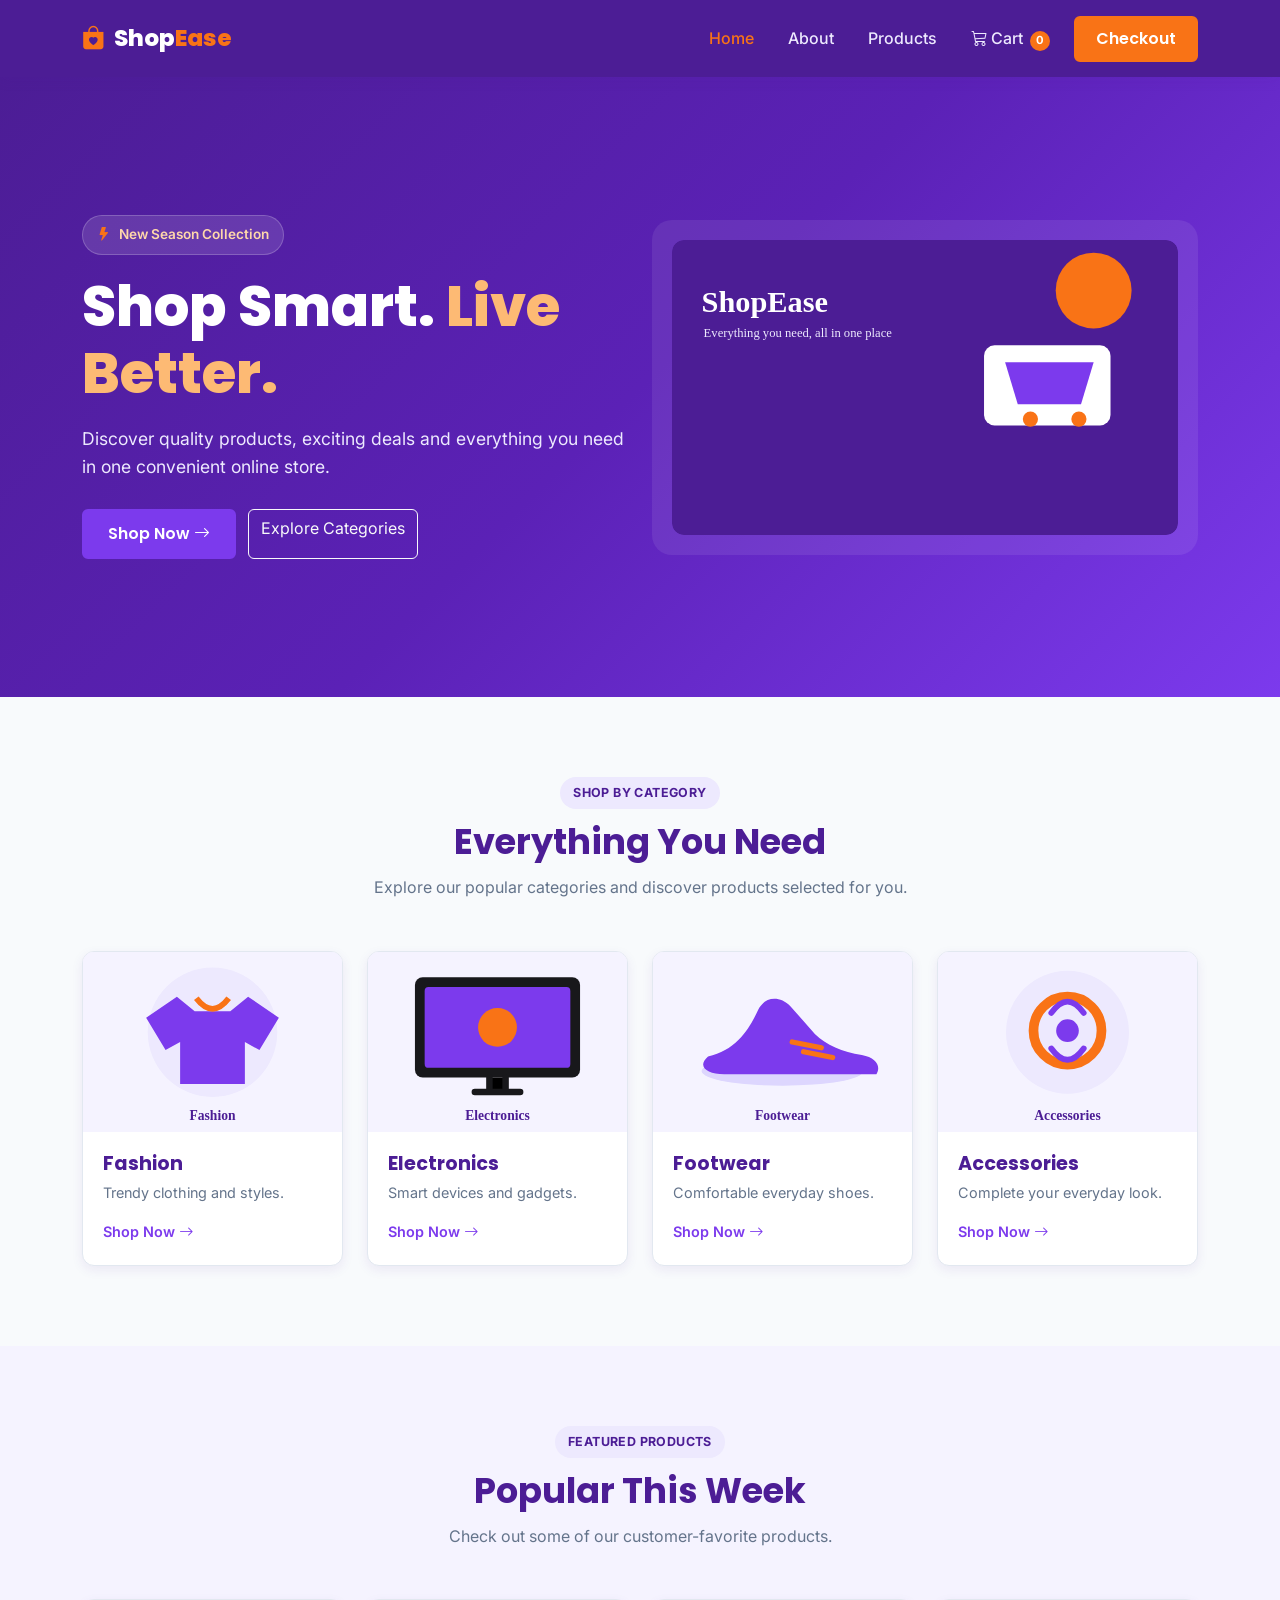
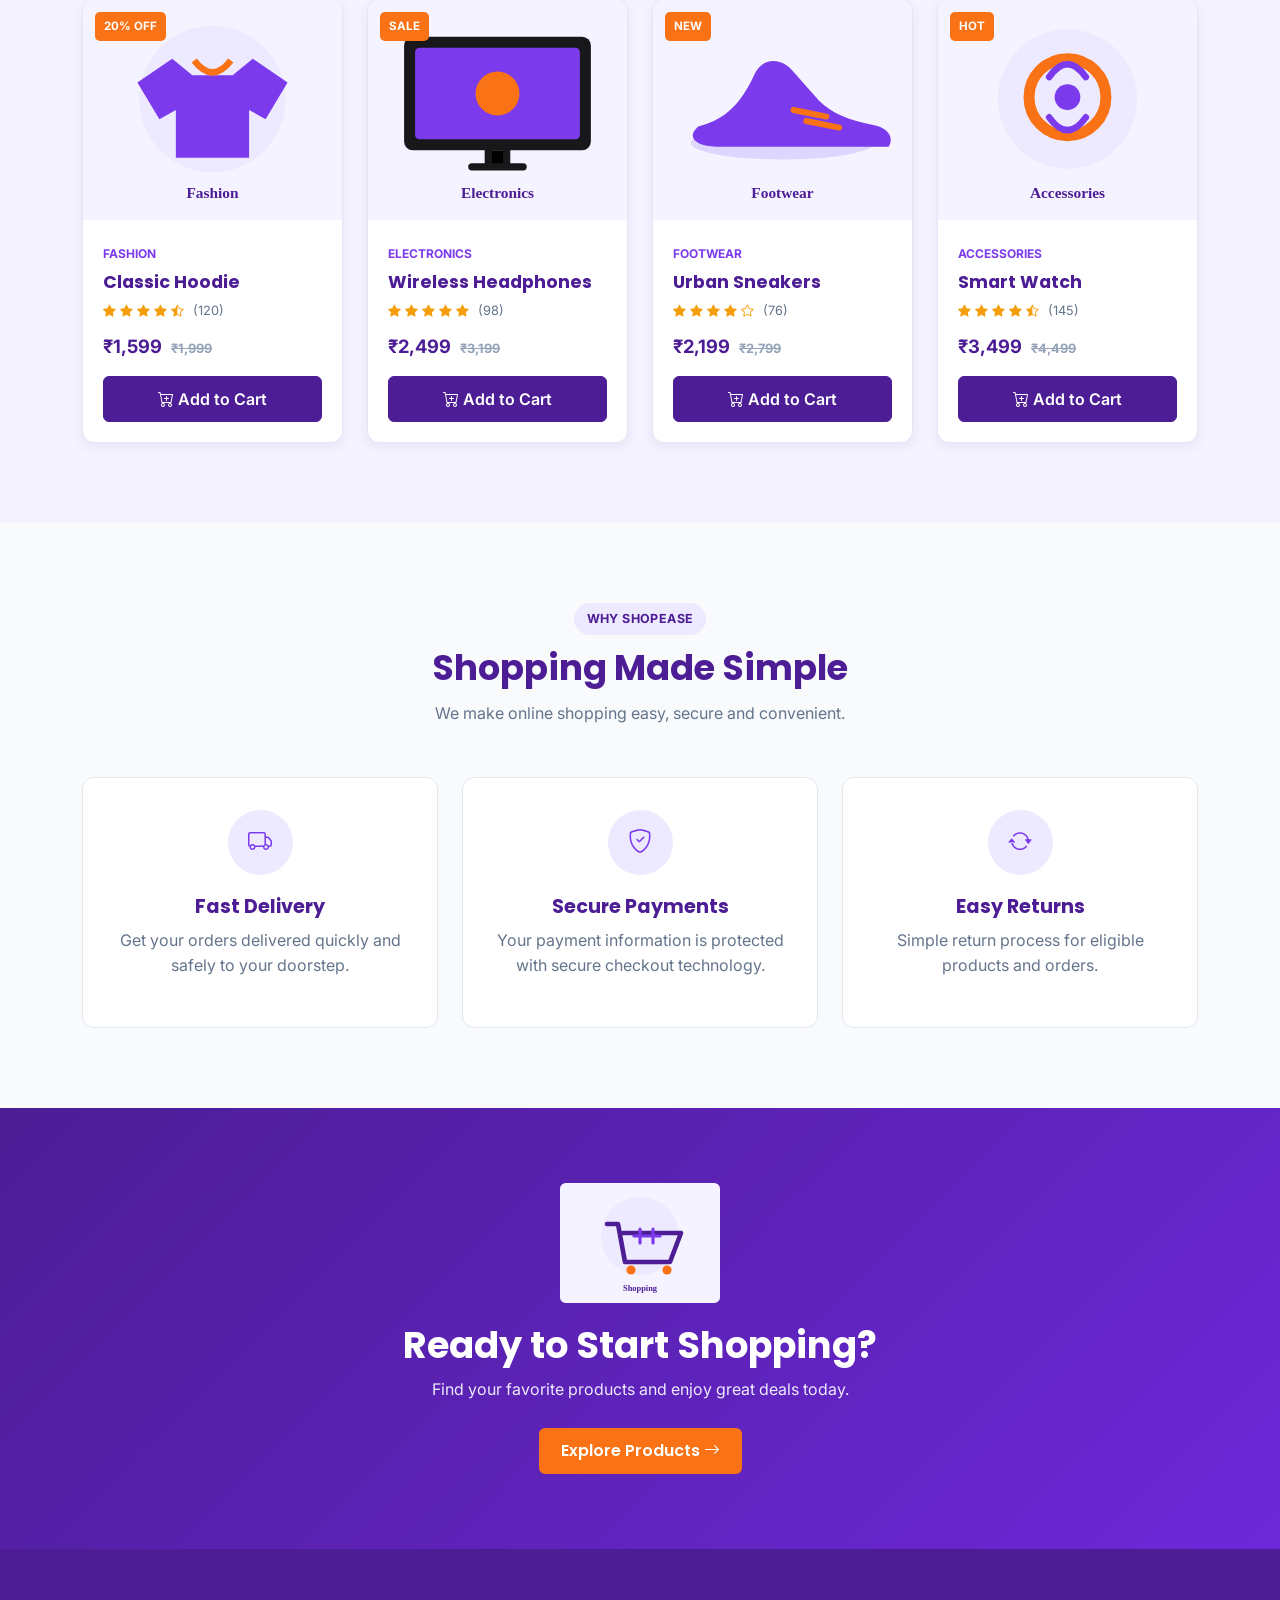
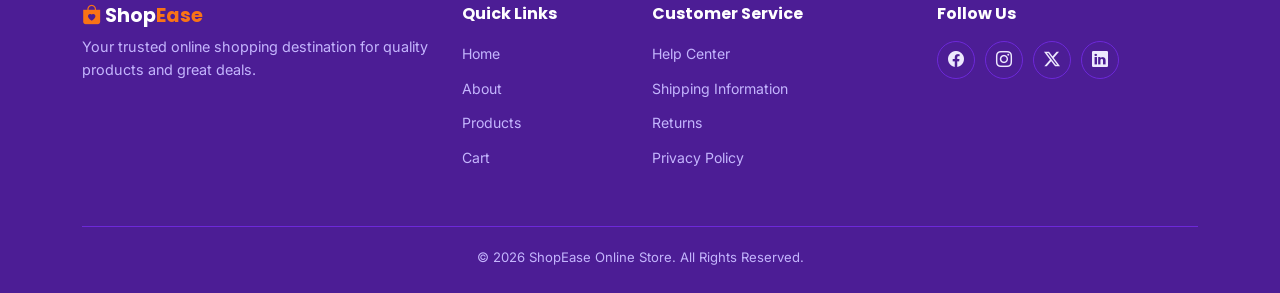
<file: index.html>
<!DOCTYPE html>
<html lang="en">

<head>
    <meta charset="UTF-8">
    <meta name="viewport" content="width=device-width, initial-scale=1.0">

    <title>ShopEase - Online Store</title>

    <link href="https://cdn.jsdelivr.net/npm/bootstrap@5.3.3/dist/css/bootstrap.min.css" rel="stylesheet">

    <link rel="stylesheet" href="https://cdn.jsdelivr.net/npm/bootstrap-icons@1.11.3/font/bootstrap-icons.min.css">

    <link rel="stylesheet" href="css/style.css">
</head>

<body>

    <!-- Navbar -->
    <nav class="navbar navbar-expand-lg navbar-dark sticky-top">
        <div class="container">

            <a class="navbar-brand" href="index.html">
                <i class="bi bi-bag-heart-fill"></i>
                Shop<span>Ease</span>
            </a>

            <button class="navbar-toggler" type="button" data-bs-toggle="collapse" data-bs-target="#mainNavbar">
                <span class="navbar-toggler-icon"></span>
            </button>

            <div class="collapse navbar-collapse" id="mainNavbar">

                <ul class="navbar-nav ms-auto align-items-lg-center">

                    <li class="nav-item">
                        <a class="nav-link active" href="index.html">Home</a>
                    </li>

                    <li class="nav-item">
                        <a class="nav-link" href="about.html">About</a>
                    </li>

                    <li class="nav-item">
                        <a class="nav-link" href="products.html">Products</a>
                    </li>

                    <li class="nav-item">
                        <a class="nav-link cart-link" href="cart.html">
                            <i class="bi bi-cart3"></i>
                            Cart
                            <span class="cart-count">0</span>
                        </a>
                    </li>

                    <li class="nav-item ms-lg-3">
                        <a href="checkout.html" class="btn btn-orange">
                            Checkout
                        </a>
                    </li>

                </ul>

            </div>
        </div>
    </nav>


    <!-- Hero -->
    <section class="hero">

        <div class="container">

            <div class="row align-items-center">

                <div class="col-lg-6">

                    <span class="hero-badge">
                        <i class="bi bi-lightning-fill"></i>
                        New Season Collection
                    </span>

                    <h1>
                        Shop Smart.
                        <span>Live Better.</span>
                    </h1>

                    <p>
                        Discover quality products, exciting deals and
                        everything you need in one convenient online store.
                    </p>

                    <div class="hero-buttons">

                        <a href="products.html" class="btn btn-violet">
                            Shop Now
                            <i class="bi bi-arrow-right"></i>
                        </a>

                        <a href="products.html#categories" class="btn btn-outline-light">
                            Explore Categories
                        </a>

                    </div>

                </div>

                <div class="col-lg-6 mt-5 mt-lg-0">

                    <div class="hero-image">
                        <img src="assets/images/ecommerce-hero.svg" alt="ShopEase Online Store">
                    </div>

                </div>

            </div>

        </div>

    </section>


    <!-- Categories -->
    <section class="section" id="categories">

        <div class="container">

            <div class="section-title">

                <span class="section-badge">
                    Shop By Category
                </span>

                <h2>Everything You Need</h2>

                <p>
                    Explore our popular categories and discover
                    products selected for you.
                </p>

            </div>


            <div class="row g-4">

                <div class="col-md-6 col-lg-3">

                    <div class="category-card">

                        <img src="assets/images/fashion.svg" alt="Fashion">

                        <div class="category-content">
                            <h3>Fashion</h3>
                            <p>Trendy clothing and styles.</p>

                            <a href="products.html" class="category-link">
                                Shop Now
                                <i class="bi bi-arrow-right"></i>
                            </a>
                        </div>

                    </div>

                </div>


                <div class="col-md-6 col-lg-3">

                    <div class="category-card">

                        <img src="assets/images/electronics.svg" alt="Electronics">

                        <div class="category-content">
                            <h3>Electronics</h3>
                            <p>Smart devices and gadgets.</p>

                            <a href="products.html" class="category-link">
                                Shop Now
                                <i class="bi bi-arrow-right"></i>
                            </a>
                        </div>

                    </div>

                </div>


                <div class="col-md-6 col-lg-3">

                    <div class="category-card">

                        <img src="assets/images/footwear.svg" alt="Footwear">

                        <div class="category-content">
                            <h3>Footwear</h3>
                            <p>Comfortable everyday shoes.</p>

                            <a href="products.html" class="category-link">
                                Shop Now
                                <i class="bi bi-arrow-right"></i>
                            </a>
                        </div>

                    </div>

                </div>


                <div class="col-md-6 col-lg-3">

                    <div class="category-card">

                        <img src="assets/images/accessories.svg" alt="Accessories">

                        <div class="category-content">
                            <h3>Accessories</h3>
                            <p>Complete your everyday look.</p>

                            <a href="products.html" class="category-link">
                                Shop Now
                                <i class="bi bi-arrow-right"></i>
                            </a>
                        </div>

                    </div>

                </div>

            </div>

        </div>

    </section>


    <!-- Featured Products -->
    <section class="section bg-light-custom">

        <div class="container">

            <div class="section-title">

                <span class="section-badge">
                    Featured Products
                </span>

                <h2>Popular This Week</h2>

                <p>
                    Check out some of our customer-favorite products.
                </p>

            </div>


            <div class="row g-4">

                <!-- Product 1 -->
                <div class="col-md-6 col-lg-3">

                    <div class="product-card">

                        <div class="product-image">

                            <span class="product-badge">
                                20% OFF
                            </span>

                            <img src="assets/images/fashion.svg" alt="Classic Hoodie">

                        </div>

                        <div class="product-body">

                            <span class="product-category">
                                Fashion
                            </span>

                            <h3>Classic Hoodie</h3>

                            <div class="rating">
                                <i class="bi bi-star-fill"></i>
                                <i class="bi bi-star-fill"></i>
                                <i class="bi bi-star-fill"></i>
                                <i class="bi bi-star-fill"></i>
                                <i class="bi bi-star-half"></i>
                                <span>(120)</span>
                            </div>

                            <div class="product-price">
                                ₹1,599
                                <del>₹1,999</del>
                            </div>

                            <button class="btn btn-add-cart w-100"
                                onclick="addToCart('Classic Hoodie',1599,'Fashion','assets/images/fashion.svg')">
                                <i class="bi bi-cart-plus"></i>
                                Add to Cart
                            </button>

                        </div>

                    </div>

                </div>


                <!-- Product 2 -->
                <div class="col-md-6 col-lg-3">

                    <div class="product-card">

                        <div class="product-image">

                            <span class="product-badge">
                                SALE
                            </span>

                            <img src="assets/images/electronics.svg" alt="Wireless Headphones">

                        </div>

                        <div class="product-body">

                            <span class="product-category">
                                Electronics
                            </span>

                            <h3>Wireless Headphones</h3>

                            <div class="rating">
                                <i class="bi bi-star-fill"></i>
                                <i class="bi bi-star-fill"></i>
                                <i class="bi bi-star-fill"></i>
                                <i class="bi bi-star-fill"></i>
                                <i class="bi bi-star-fill"></i>
                                <span>(98)</span>
                            </div>

                            <div class="product-price">
                                ₹2,499
                                <del>₹3,199</del>
                            </div>

                            <button class="btn btn-add-cart w-100"
                                onclick="addToCart('Wireless Headphones',2499,'Electronics','assets/images/electronics.svg')">
                                <i class="bi bi-cart-plus"></i>
                                Add to Cart
                            </button>

                        </div>

                    </div>

                </div>


                <!-- Product 3 -->
                <div class="col-md-6 col-lg-3">

                    <div class="product-card">

                        <div class="product-image">

                            <span class="product-badge">
                                NEW
                            </span>

                            <img src="assets/images/footwear.svg" alt="Urban Sneakers">

                        </div>

                        <div class="product-body">

                            <span class="product-category">
                                Footwear
                            </span>

                            <h3>Urban Sneakers</h3>

                            <div class="rating">
                                <i class="bi bi-star-fill"></i>
                                <i class="bi bi-star-fill"></i>
                                <i class="bi bi-star-fill"></i>
                                <i class="bi bi-star-fill"></i>
                                <i class="bi bi-star"></i>
                                <span>(76)</span>
                            </div>

                            <div class="product-price">
                                ₹2,199
                                <del>₹2,799</del>
                            </div>

                            <button class="btn btn-add-cart w-100"
                                onclick="addToCart('Urban Sneakers',2199,'Footwear','assets/images/footwear.svg')">
                                <i class="bi bi-cart-plus"></i>
                                Add to Cart
                            </button>

                        </div>

                    </div>

                </div>


                <!-- Product 4 -->
                <div class="col-md-6 col-lg-3">

                    <div class="product-card">

                        <div class="product-image">

                            <span class="product-badge">
                                HOT
                            </span>

                            <img src="assets/images/accessories.svg" alt="Smart Watch">

                        </div>

                        <div class="product-body">

                            <span class="product-category">
                                Accessories
                            </span>

                            <h3>Smart Watch</h3>

                            <div class="rating">
                                <i class="bi bi-star-fill"></i>
                                <i class="bi bi-star-fill"></i>
                                <i class="bi bi-star-fill"></i>
                                <i class="bi bi-star-fill"></i>
                                <i class="bi bi-star-half"></i>
                                <span>(145)</span>
                            </div>

                            <div class="product-price">
                                ₹3,499
                                <del>₹4,499</del>
                            </div>

                            <button class="btn btn-add-cart w-100"
                                onclick="addToCart('Smart Watch',3499,'Accessories','assets/images/accessories.svg')">
                                <i class="bi bi-cart-plus"></i>
                                Add to Cart
                            </button>

                        </div>

                    </div>

                </div>

            </div>

        </div>

    </section>


    <!-- Why ShopEase -->
    <section class="section">

        <div class="container">

            <div class="section-title">

                <span class="section-badge">
                    Why ShopEase
                </span>

                <h2>Shopping Made Simple</h2>

                <p>
                    We make online shopping easy, secure and convenient.
                </p>

            </div>


            <div class="row g-4">

                <div class="col-md-4">

                    <div class="feature-card">

                        <div class="feature-icon">
                            <i class="bi bi-truck"></i>
                        </div>

                        <h3>Fast Delivery</h3>

                        <p>
                            Get your orders delivered quickly
                            and safely to your doorstep.
                        </p>

                    </div>

                </div>


                <div class="col-md-4">

                    <div class="feature-card">

                        <div class="feature-icon">
                            <i class="bi bi-shield-check"></i>
                        </div>

                        <h3>Secure Payments</h3>

                        <p>
                            Your payment information is protected
                            with secure checkout technology.
                        </p>

                    </div>

                </div>


                <div class="col-md-4">

                    <div class="feature-card">

                        <div class="feature-icon">
                            <i class="bi bi-arrow-repeat"></i>
                        </div>

                        <h3>Easy Returns</h3>

                        <p>
                            Simple return process for eligible
                            products and orders.
                        </p>

                    </div>

                </div>

            </div>

        </div>

    </section>


    <!-- CTA -->
    <section class="cta-section">

        <div class="container">

            <img src="assets/images/shopping.svg" alt="Online Shopping" class="cta-image">

            <h2>Ready to Start Shopping?</h2>

            <p>
                Find your favorite products and enjoy
                great deals today.
            </p>

            <a href="products.html" class="btn btn-orange">
                Explore Products
                <i class="bi bi-arrow-right"></i>
            </a>

        </div>

    </section>


    <!-- Footer -->
    <footer class="footer">

        <div class="container">

            <div class="row g-4">

                <div class="col-lg-4">

                    <h4 class="footer-brand">
                        <i class="bi bi-bag-heart-fill"></i>
                        Shop<span>Ease</span>
                    </h4>

                    <p>
                        Your trusted online shopping destination
                        for quality products and great deals.
                    </p>

                </div>


                <div class="col-6 col-lg-2">

                    <h5>Quick Links</h5>

                    <ul class="footer-links">
                        <li><a href="index.html">Home</a></li>
                        <li><a href="about.html">About</a></li>
                        <li><a href="products.html">Products</a></li>
                        <li><a href="cart.html">Cart</a></li>
                    </ul>

                </div>


                <div class="col-6 col-lg-3">

                    <h5>Customer Service</h5>

                    <ul class="footer-links">
                        <li><a href="#">Help Center</a></li>
                        <li><a href="#">Shipping Information</a></li>
                        <li><a href="#">Returns</a></li>
                        <li><a href="#">Privacy Policy</a></li>
                    </ul>

                </div>


                <div class="col-lg-3">

                    <h5>Follow Us</h5>

                    <div class="footer-social">

                        <a href="#">
                            <i class="bi bi-facebook"></i>
                        </a>

                        <a href="#">
                            <i class="bi bi-instagram"></i>
                        </a>

                        <a href="#">
                            <i class="bi bi-twitter-x"></i>
                        </a>

                        <a href="#">
                            <i class="bi bi-linkedin"></i>
                        </a>

                    </div>

                </div>

            </div>


            <div class="footer-bottom">

                <p>
                    © 2026 ShopEase Online Store. All Rights Reserved.
                </p>

            </div>

        </div>

    </footer>


    <script src="https://cdn.jsdelivr.net/npm/bootstrap@5.3.3/dist/js/bootstrap.bundle.min.js"></script>

    <script src="js/script.js"></script>

</body>

</html>
</file>
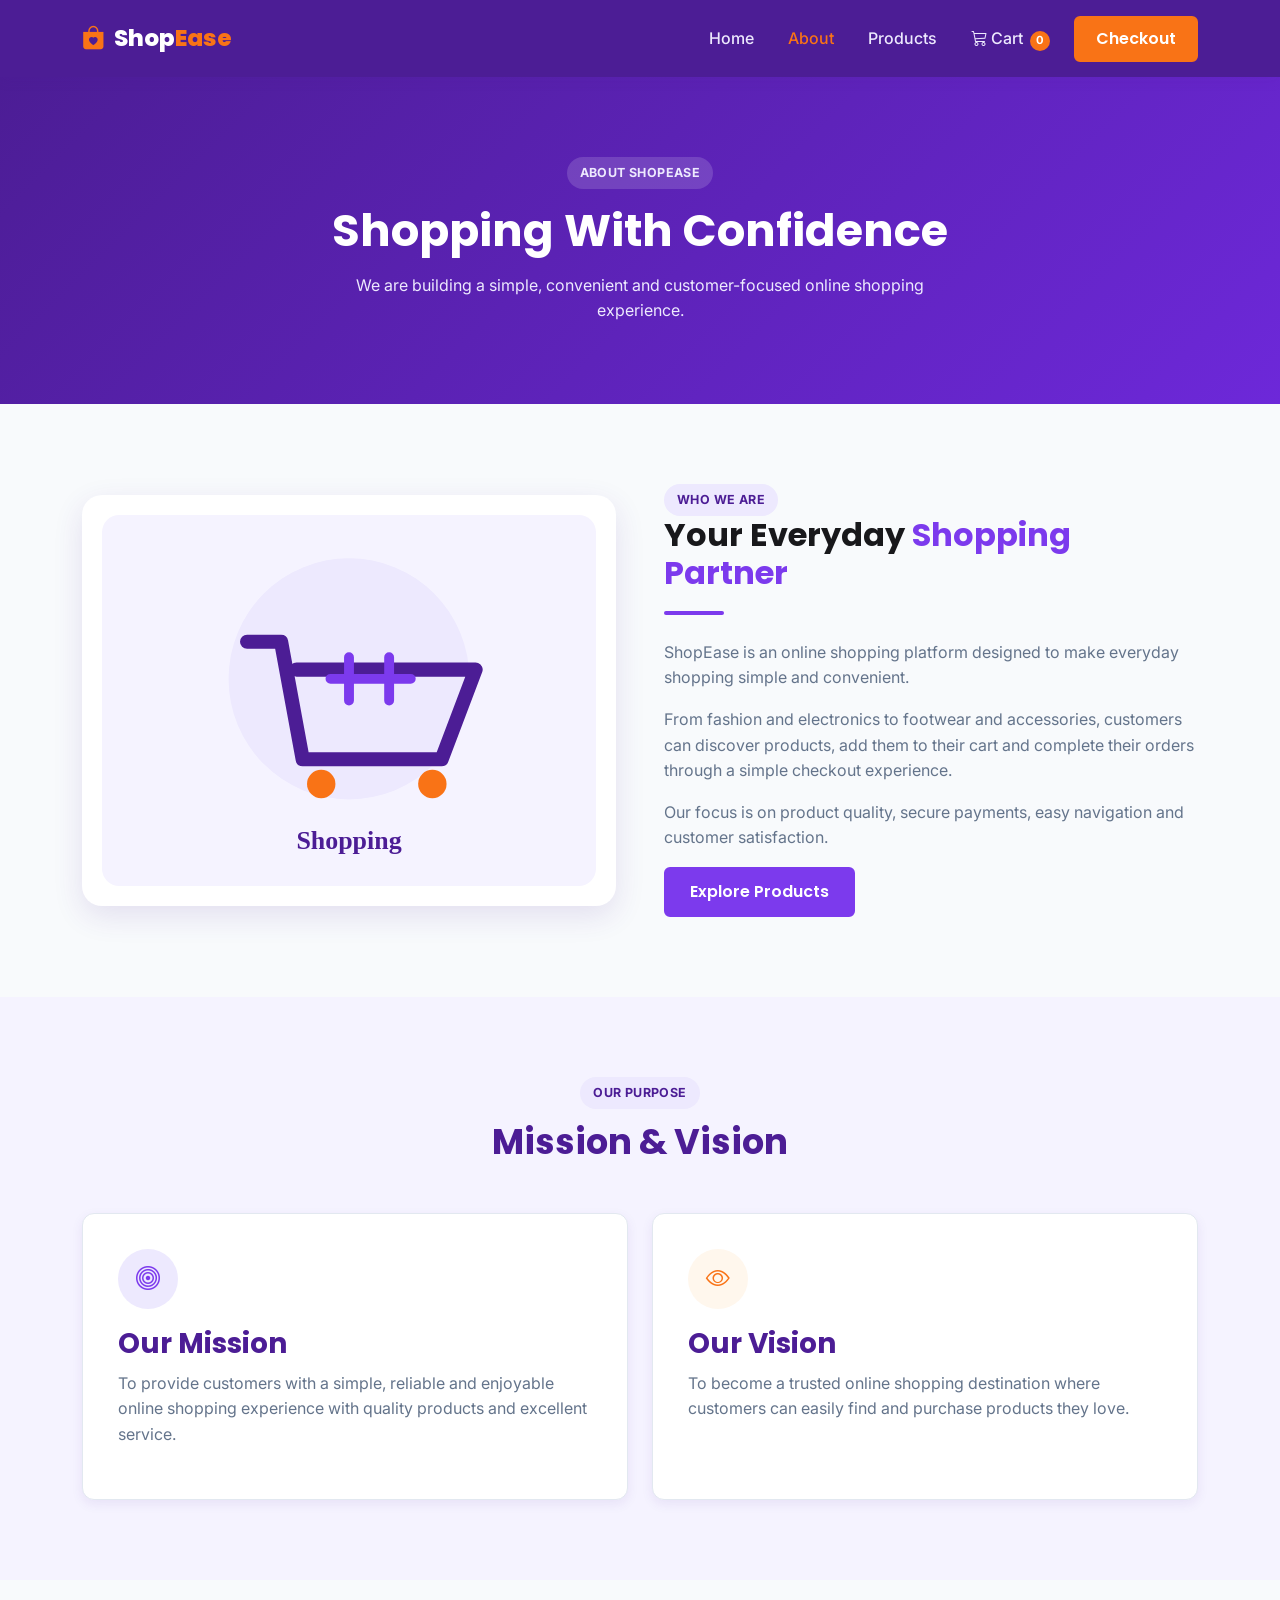
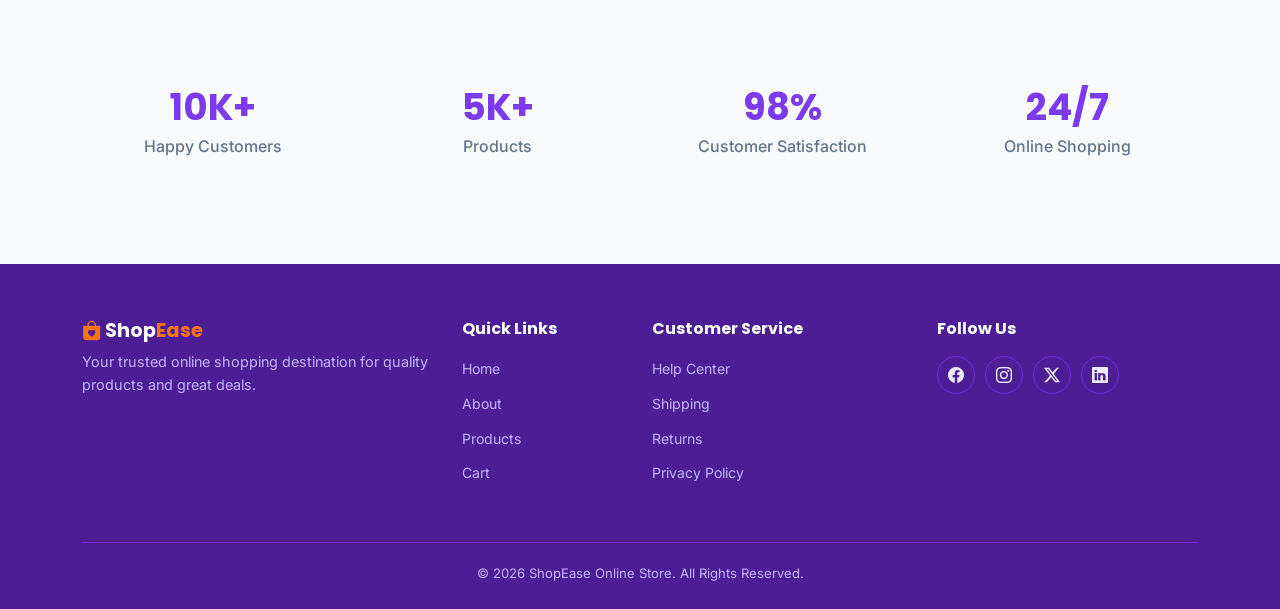
<file: about.html>
<!DOCTYPE html>
<html lang="en">

<head>

    <meta charset="UTF-8">
    <meta name="viewport" content="width=device-width, initial-scale=1.0">

    <title>About Us - ShopEase</title>

    <link
        href="https://cdn.jsdelivr.net/npm/bootstrap@5.3.3/dist/css/bootstrap.min.css"
        rel="stylesheet">

    <link
        rel="stylesheet"
        href="https://cdn.jsdelivr.net/npm/bootstrap-icons@1.11.3/font/bootstrap-icons.min.css">

    <link rel="stylesheet" href="css/style.css">

</head>

<body>


    <!-- Navbar -->
    <nav class="navbar navbar-expand-lg navbar-dark sticky-top">

        <div class="container">

            <a class="navbar-brand" href="index.html">
                <i class="bi bi-bag-heart-fill"></i>
                Shop<span>Ease</span>
            </a>

            <button class="navbar-toggler"
                type="button"
                data-bs-toggle="collapse"
                data-bs-target="#mainNavbar">

                <span class="navbar-toggler-icon"></span>

            </button>


            <div class="collapse navbar-collapse" id="mainNavbar">

                <ul class="navbar-nav ms-auto align-items-lg-center">

                    <li class="nav-item">
                        <a class="nav-link" href="index.html">
                            Home
                        </a>
                    </li>

                    <li class="nav-item">
                        <a class="nav-link active" href="about.html">
                            About
                        </a>
                    </li>

                    <li class="nav-item">
                        <a class="nav-link" href="products.html">
                            Products
                        </a>
                    </li>

                    <li class="nav-item">
                        <a class="nav-link cart-link" href="cart.html">
                            <i class="bi bi-cart3"></i>
                            Cart
                            <span class="cart-count">0</span>
                        </a>
                    </li>

                    <li class="nav-item ms-lg-3">
                        <a href="checkout.html"
                            class="btn btn-orange">
                            Checkout
                        </a>
                    </li>

                </ul>

            </div>

        </div>

    </nav>


    <!-- Page Header -->
    <section class="page-header">

        <div class="container">

            <span class="section-badge light-badge">
                About ShopEase
            </span>

            <h1>Shopping With Confidence</h1>

            <p>
                We are building a simple, convenient and
                customer-focused online shopping experience.
            </p>

        </div>

    </section>


    <!-- About -->
    <section class="section">

        <div class="container">

            <div class="row align-items-center g-5">

                <div class="col-lg-6">

                    <div class="about-image">

                        <img src="assets/images/shopping.svg"
                            alt="Shopping">

                    </div>

                </div>


                <div class="col-lg-6">

                    <span class="section-badge">
                        Who We Are
                    </span>

                    <h2>
                        Your Everyday
                        <span class="text-violet">Shopping Partner</span>
                    </h2>

                    <div class="purple-divider"></div>

                    <p>
                        ShopEase is an online shopping platform designed
                        to make everyday shopping simple and convenient.
                    </p>

                    <p>
                        From fashion and electronics to footwear and
                        accessories, customers can discover products,
                        add them to their cart and complete their orders
                        through a simple checkout experience.
                    </p>

                    <p>
                        Our focus is on product quality, secure payments,
                        easy navigation and customer satisfaction.
                    </p>

                    <a href="products.html"
                        class="btn btn-violet">
                        Explore Products
                    </a>

                </div>

            </div>

        </div>

    </section>


    <!-- Mission Vision -->
    <section class="section bg-light-custom">

        <div class="container">

            <div class="section-title">

                <span class="section-badge">
                    Our Purpose
                </span>

                <h2>Mission & Vision</h2>

            </div>


            <div class="row g-4">

                <div class="col-md-6">

                    <div class="info-card">

                        <div class="info-icon">
                            <i class="bi bi-bullseye"></i>
                        </div>

                        <h3>Our Mission</h3>

                        <p>
                            To provide customers with a simple,
                            reliable and enjoyable online shopping
                            experience with quality products and
                            excellent service.
                        </p>

                    </div>

                </div>


                <div class="col-md-6">

                    <div class="info-card">

                        <div class="info-icon orange-icon">
                            <i class="bi bi-eye"></i>
                        </div>

                        <h3>Our Vision</h3>

                        <p>
                            To become a trusted online shopping
                            destination where customers can easily
                            find and purchase products they love.
                        </p>

                    </div>

                </div>

            </div>

        </div>

    </section>


    <!-- Stats -->
    <section class="section">

        <div class="container">

            <div class="row g-4">

                <div class="col-6 col-lg-3">

                    <div class="stat-box">

                        <h3>10K+</h3>
                        <p>Happy Customers</p>

                    </div>

                </div>

                <div class="col-6 col-lg-3">

                    <div class="stat-box">

                        <h3>5K+</h3>
                        <p>Products</p>

                    </div>

                </div>

                <div class="col-6 col-lg-3">

                    <div class="stat-box">

                        <h3>98%</h3>
                        <p>Customer Satisfaction</p>

                    </div>

                </div>

                <div class="col-6 col-lg-3">

                    <div class="stat-box">

                        <h3>24/7</h3>
                        <p>Online Shopping</p>

                    </div>

                </div>

            </div>

        </div>

    </section>


    <!-- Footer -->
    <footer class="footer">

        <div class="container">

            <div class="row g-4">

                <div class="col-lg-4">

                    <h4 class="footer-brand">
                        <i class="bi bi-bag-heart-fill"></i>
                        Shop<span>Ease</span>
                    </h4>

                    <p>
                        Your trusted online shopping destination
                        for quality products and great deals.
                    </p>

                </div>


                <div class="col-6 col-lg-2">

                    <h5>Quick Links</h5>

                    <ul class="footer-links">
                        <li><a href="index.html">Home</a></li>
                        <li><a href="about.html">About</a></li>
                        <li><a href="products.html">Products</a></li>
                        <li><a href="cart.html">Cart</a></li>
                    </ul>

                </div>


                <div class="col-6 col-lg-3">

                    <h5>Customer Service</h5>

                    <ul class="footer-links">
                        <li><a href="#">Help Center</a></li>
                        <li><a href="#">Shipping</a></li>
                        <li><a href="#">Returns</a></li>
                        <li><a href="#">Privacy Policy</a></li>
                    </ul>

                </div>


                <div class="col-lg-3">

                    <h5>Follow Us</h5>

                    <div class="footer-social">

                        <a href="#">
                            <i class="bi bi-facebook"></i>
                        </a>

                        <a href="#">
                            <i class="bi bi-instagram"></i>
                        </a>

                        <a href="#">
                            <i class="bi bi-twitter-x"></i>
                        </a>

                        <a href="#">
                            <i class="bi bi-linkedin"></i>
                        </a>

                    </div>

                </div>

            </div>


            <div class="footer-bottom">

                <p>
                    © 2026 ShopEase Online Store. All Rights Reserved.
                </p>

            </div>

        </div>

    </footer>


    <script src="https://cdn.jsdelivr.net/npm/bootstrap@5.3.3/dist/js/bootstrap.bundle.min.js"></script>

    <script src="js/script.js"></script>

</body>

</html>
</file>
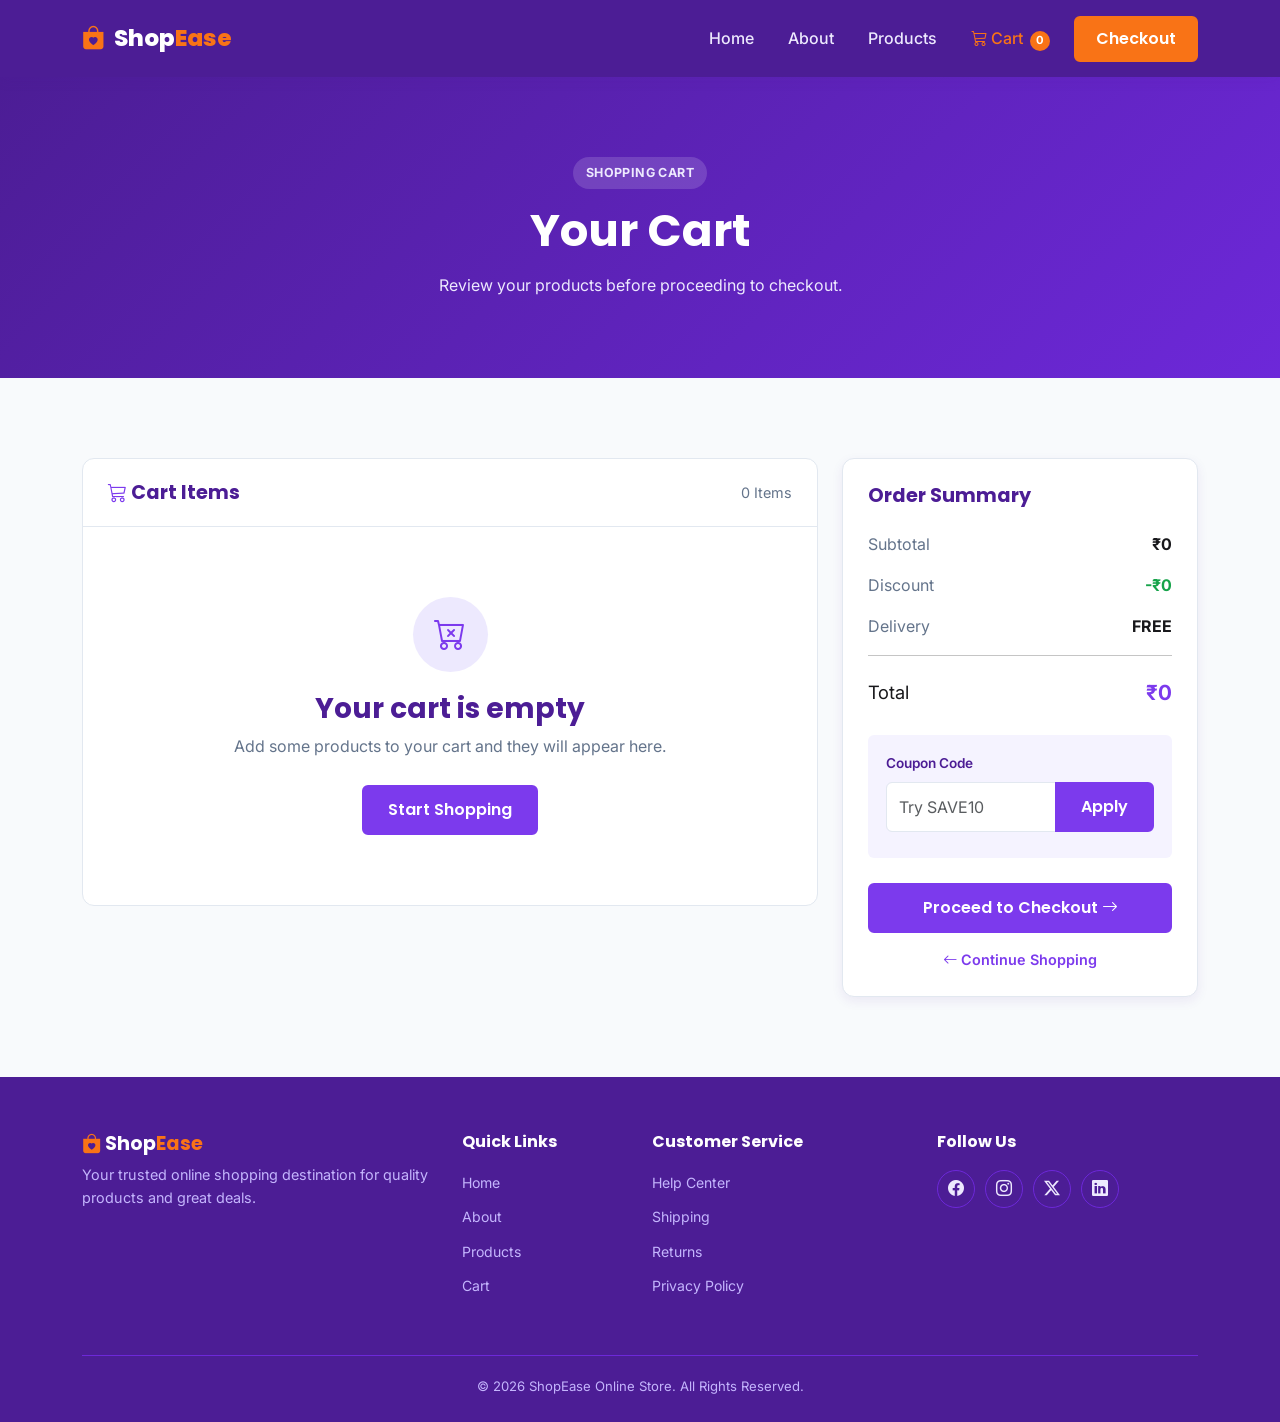
<file: cart.html>
<!DOCTYPE html>
<html lang="en">

<head>

    <meta charset="UTF-8">
    <meta name="viewport" content="width=device-width, initial-scale=1.0">

    <title>Shopping Cart - ShopEase</title>

    <link
        href="https://cdn.jsdelivr.net/npm/bootstrap@5.3.3/dist/css/bootstrap.min.css"
        rel="stylesheet">

    <link
        rel="stylesheet"
        href="https://cdn.jsdelivr.net/npm/bootstrap-icons@1.11.3/font/bootstrap-icons.min.css">

    <link rel="stylesheet" href="css/style.css">

</head>

<body>


    <!-- Navbar -->
    <nav class="navbar navbar-expand-lg navbar-dark sticky-top">

        <div class="container">

            <a class="navbar-brand" href="index.html">
                <i class="bi bi-bag-heart-fill"></i>
                Shop<span>Ease</span>
            </a>

            <button class="navbar-toggler"
                type="button"
                data-bs-toggle="collapse"
                data-bs-target="#mainNavbar">

                <span class="navbar-toggler-icon"></span>

            </button>


            <div class="collapse navbar-collapse" id="mainNavbar">

                <ul class="navbar-nav ms-auto align-items-lg-center">

                    <li class="nav-item">
                        <a class="nav-link" href="index.html">
                            Home
                        </a>
                    </li>

                    <li class="nav-item">
                        <a class="nav-link" href="about.html">
                            About
                        </a>
                    </li>

                    <li class="nav-item">
                        <a class="nav-link" href="products.html">
                            Products
                        </a>
                    </li>

                    <li class="nav-item">
                        <a class="nav-link active cart-link"
                            href="cart.html">

                            <i class="bi bi-cart3"></i>
                            Cart
                            <span class="cart-count">0</span>

                        </a>
                    </li>

                    <li class="nav-item ms-lg-3">
                        <a href="checkout.html"
                            class="btn btn-orange">
                            Checkout
                        </a>
                    </li>

                </ul>

            </div>

        </div>

    </nav>


    <!-- Header -->
    <section class="page-header">

        <div class="container">

            <span class="section-badge light-badge">
                Shopping Cart
            </span>

            <h1>Your Cart</h1>

            <p>
                Review your products before proceeding to checkout.
            </p>

        </div>

    </section>


    <!-- Cart -->
    <section class="section">

        <div class="container">

            <div class="row g-4">


                <!-- Cart Items -->
                <div class="col-lg-8">

                    <div class="cart-container">

                        <div class="cart-header">

                            <h3>
                                <i class="bi bi-cart3"></i>
                                Cart Items
                            </h3>

                            <span id="cartItemCount">
                                0 Items
                            </span>

                        </div>


                        <div id="cartItems">

                            <!-- JavaScript will load cart items -->

                        </div>


                        <div id="emptyCart"
                            class="empty-cart">

                            <div class="empty-cart-icon">
                                <i class="bi bi-cart-x"></i>
                            </div>

                            <h3>Your cart is empty</h3>

                            <p>
                                Add some products to your cart
                                and they will appear here.
                            </p>

                            <a href="products.html"
                                class="btn btn-violet">
                                Start Shopping
                            </a>

                        </div>

                    </div>

                </div>


                <!-- Summary -->
                <div class="col-lg-4">

                    <div class="order-summary">

                        <h3>Order Summary</h3>


                        <div class="summary-row">

                            <span>Subtotal</span>

                            <strong id="cartSubtotal">
                                ₹0
                            </strong>

                        </div>


                        <div class="summary-row">

                            <span>Discount</span>

                            <strong class="discount-text"
                                id="cartDiscount">
                                -₹0
                            </strong>

                        </div>


                        <div class="summary-row">

                            <span>Delivery</span>

                            <strong id="cartDelivery">
                                ₹0
                            </strong>

                        </div>


                        <hr>


                        <div class="summary-total">

                            <span>Total</span>

                            <strong id="cartTotal">
                                ₹0
                            </strong>

                        </div>


                        <!-- Coupon -->
                        <div class="coupon-box">

                            <label for="coupon">
                                Coupon Code
                            </label>

                            <div class="input-group">

                                <input type="text"
                                    id="coupon"
                                    class="form-control"
                                    placeholder="Try SAVE10">

                                <button class="btn btn-violet"
                                    onclick="applyCoupon()">
                                    Apply
                                </button>

                            </div>

                            <small id="couponMessage"></small>

                        </div>


                        <a href="checkout.html"
                            class="btn btn-violet w-100 checkout-btn"
                            id="checkoutButton">

                            Proceed to Checkout
                            <i class="bi bi-arrow-right"></i>

                        </a>


                        <a href="products.html"
                            class="continue-shopping">

                            <i class="bi bi-arrow-left"></i>
                            Continue Shopping

                        </a>

                    </div>

                </div>

            </div>

        </div>

    </section>


    <!-- Footer -->
    <footer class="footer">

        <div class="container">

            <div class="row g-4">

                <div class="col-lg-4">

                    <h4 class="footer-brand">
                        <i class="bi bi-bag-heart-fill"></i>
                        Shop<span>Ease</span>
                    </h4>

                    <p>
                        Your trusted online shopping destination
                        for quality products and great deals.
                    </p>

                </div>


                <div class="col-6 col-lg-2">

                    <h5>Quick Links</h5>

                    <ul class="footer-links">
                        <li><a href="index.html">Home</a></li>
                        <li><a href="about.html">About</a></li>
                        <li><a href="products.html">Products</a></li>
                        <li><a href="cart.html">Cart</a></li>
                    </ul>

                </div>


                <div class="col-6 col-lg-3">

                    <h5>Customer Service</h5>

                    <ul class="footer-links">
                        <li><a href="#">Help Center</a></li>
                        <li><a href="#">Shipping</a></li>
                        <li><a href="#">Returns</a></li>
                        <li><a href="#">Privacy Policy</a></li>
                    </ul>

                </div>


                <div class="col-lg-3">

                    <h5>Follow Us</h5>

                    <div class="footer-social">

                        <a href="#">
                            <i class="bi bi-facebook"></i>
                        </a>

                        <a href="#">
                            <i class="bi bi-instagram"></i>
                        </a>

                        <a href="#">
                            <i class="bi bi-twitter-x"></i>
                        </a>

                        <a href="#">
                            <i class="bi bi-linkedin"></i>
                        </a>

                    </div>

                </div>

            </div>


            <div class="footer-bottom">

                <p>
                    © 2026 ShopEase Online Store. All Rights Reserved.
                </p>

            </div>

        </div>

    </footer>


    <script src="https://cdn.jsdelivr.net/npm/bootstrap@5.3.3/dist/js/bootstrap.bundle.min.js"></script>

    <script src="js/script.js"></script>

</body>

</html>
</file>
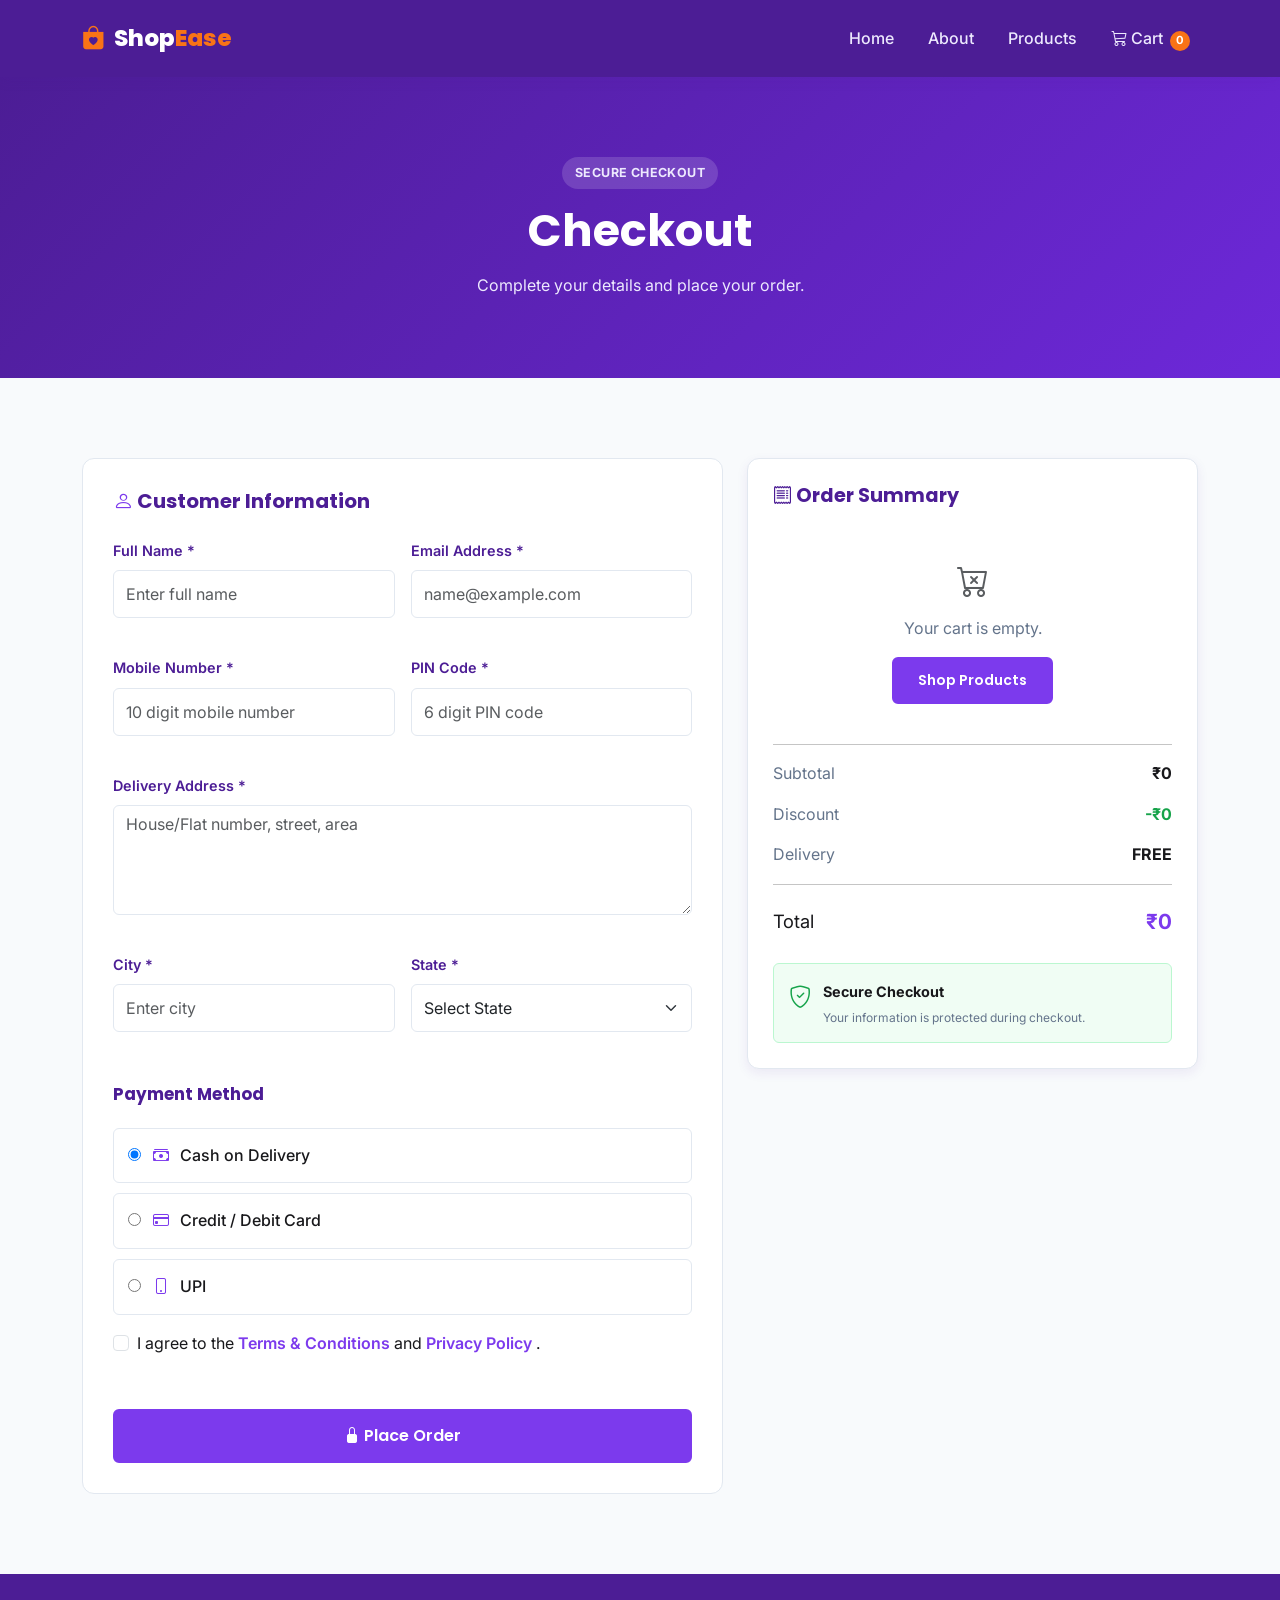
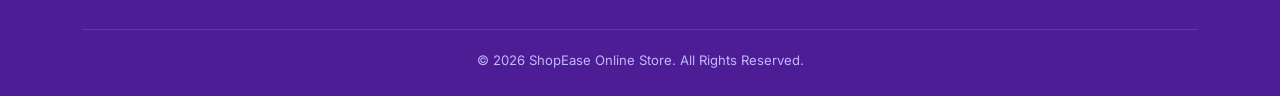
<file: checkout.html>
<!DOCTYPE html>
<html lang="en">

<head>

    <meta charset="UTF-8">
    <meta name="viewport"
        content="width=device-width, initial-scale=1.0">

    <title>Checkout - ShopEase</title>

    <link
        href="https://cdn.jsdelivr.net/npm/bootstrap@5.3.3/dist/css/bootstrap.min.css"
        rel="stylesheet">

    <link
        rel="stylesheet"
        href="https://cdn.jsdelivr.net/npm/bootstrap-icons@1.11.3/font/bootstrap-icons.min.css">

    <link rel="stylesheet" href="css/style.css">

</head>

<body>


    <!-- Navbar -->
    <nav class="navbar navbar-expand-lg navbar-dark sticky-top">

        <div class="container">

            <a class="navbar-brand" href="index.html">
                <i class="bi bi-bag-heart-fill"></i>
                Shop<span>Ease</span>
            </a>

            <button class="navbar-toggler"
                type="button"
                data-bs-toggle="collapse"
                data-bs-target="#mainNavbar">

                <span class="navbar-toggler-icon"></span>

            </button>


            <div class="collapse navbar-collapse" id="mainNavbar">

                <ul class="navbar-nav ms-auto align-items-lg-center">

                    <li class="nav-item">
                        <a class="nav-link" href="index.html">
                            Home
                        </a>
                    </li>

                    <li class="nav-item">
                        <a class="nav-link" href="about.html">
                            About
                        </a>
                    </li>

                    <li class="nav-item">
                        <a class="nav-link" href="products.html">
                            Products
                        </a>
                    </li>

                    <li class="nav-item">
                        <a class="nav-link cart-link"
                            href="cart.html">

                            <i class="bi bi-cart3"></i>
                            Cart
                            <span class="cart-count">0</span>

                        </a>
                    </li>

                </ul>

            </div>

        </div>

    </nav>


    <!-- Header -->
    <section class="page-header">

        <div class="container">

            <span class="section-badge light-badge">
                Secure Checkout
            </span>

            <h1>Checkout</h1>

            <p>
                Complete your details and place your order.
            </p>

        </div>

    </section>


    <!-- Checkout -->
    <section class="section">

        <div class="container">

            <div class="row g-4">


                <!-- Checkout Form -->
                <div class="col-lg-7">

                    <div class="checkout-card">

                        <h3>
                            <i class="bi bi-person"></i>
                            Customer Information
                        </h3>


                        <form id="checkoutForm"
                            novalidate>

                            <div class="row g-3">


                                <div class="col-md-6">

                                    <label
                                        class="form-label"
                                        for="fullName">
                                        Full Name *
                                    </label>

                                    <input type="text"
                                        id="fullName"
                                        class="form-control"
                                        placeholder="Enter full name">

                                    <div class="field-error"
                                        id="nameError"></div>

                                </div>


                                <div class="col-md-6">

                                    <label
                                        class="form-label"
                                        for="email">
                                        Email Address *
                                    </label>

                                    <input type="email"
                                        id="email"
                                        class="form-control"
                                        placeholder="name@example.com">

                                    <div class="field-error"
                                        id="emailError"></div>

                                </div>


                                <div class="col-md-6">

                                    <label
                                        class="form-label"
                                        for="phone">
                                        Mobile Number *
                                    </label>

                                    <input type="tel"
                                        id="phone"
                                        class="form-control"
                                        maxlength="10"
                                        placeholder="10 digit mobile number">

                                    <div class="field-error"
                                        id="phoneError"></div>

                                </div>


                                <div class="col-md-6">

                                    <label
                                        class="form-label"
                                        for="pincode">
                                        PIN Code *
                                    </label>

                                    <input type="text"
                                        id="pincode"
                                        class="form-control"
                                        maxlength="6"
                                        placeholder="6 digit PIN code">

                                    <div class="field-error"
                                        id="pincodeError"></div>

                                </div>


                                <div class="col-12">

                                    <label
                                        class="form-label"
                                        for="address">
                                        Delivery Address *
                                    </label>

                                    <textarea
                                        id="address"
                                        class="form-control"
                                        rows="3"
                                        placeholder="House/Flat number, street, area"></textarea>

                                    <div class="field-error"
                                        id="addressError"></div>

                                </div>


                                <div class="col-md-6">

                                    <label
                                        class="form-label"
                                        for="city">
                                        City *
                                    </label>

                                    <input type="text"
                                        id="city"
                                        class="form-control"
                                        placeholder="Enter city">

                                    <div class="field-error"
                                        id="cityError"></div>

                                </div>


                                <div class="col-md-6">

                                    <label
                                        class="form-label"
                                        for="state">
                                        State *
                                    </label>

                                    <select id="state"
                                        class="form-select">

                                        <option value="">
                                            Select State
                                        </option>

                                        <option>Maharashtra</option>
                                        <option>Gujarat</option>
                                        <option>Goa</option>
                                        <option>Karnataka</option>
                                        <option>Delhi</option>
                                        <option>Tamil Nadu</option>
                                        <option>Telangana</option>

                                    </select>

                                    <div class="field-error"
                                        id="stateError"></div>

                                </div>


                                <!-- Payment -->
                                <div class="col-12">

                                    <h4 class="payment-heading">
                                        Payment Method
                                    </h4>

                                </div>


                                <div class="col-12">

                                    <div class="payment-options">


                                        <label class="payment-option">

                                            <input type="radio"
                                                name="payment"
                                                value="cod"
                                                checked>

                                            <span>
                                                <i class="bi bi-cash-stack"></i>
                                                Cash on Delivery
                                            </span>

                                        </label>


                                        <label class="payment-option">

                                            <input type="radio"
                                                name="payment"
                                                value="card">

                                            <span>
                                                <i class="bi bi-credit-card"></i>
                                                Credit / Debit Card
                                            </span>

                                        </label>


                                        <label class="payment-option">

                                            <input type="radio"
                                                name="payment"
                                                value="upi">

                                            <span>
                                                <i class="bi bi-phone"></i>
                                                UPI
                                            </span>

                                        </label>

                                    </div>

                                </div>


                                <div class="col-12">

                                    <div class="form-check">

                                        <input
                                            class="form-check-input"
                                            type="checkbox"
                                            id="terms">

                                        <label
                                            class="form-check-label"
                                            for="terms">

                                            I agree to the
                                            <a href="#">
                                                Terms & Conditions
                                            </a>
                                            and
                                            <a href="#">
                                                Privacy Policy
                                            </a>.

                                        </label>

                                    </div>

                                    <div class="field-error"
                                        id="termsError"></div>

                                </div>


                                <div class="col-12">

                                    <div id="checkoutMessage"
                                        class="validation-message">
                                    </div>

                                </div>


                                <div class="col-12">

                                    <button type="submit"
                                        class="btn btn-violet btn-place-order">

                                        <i class="bi bi-lock-fill"></i>
                                        Place Order

                                    </button>

                                </div>

                            </div>

                        </form>

                    </div>

                </div>


                <!-- Order Summary -->
                <div class="col-lg-5">

                    <div class="checkout-summary">

                        <h3>
                            <i class="bi bi-receipt"></i>
                            Order Summary
                        </h3>


                        <div id="checkoutItems">
                            <!-- JavaScript -->
                        </div>


                        <hr>


                        <div class="summary-row">

                            <span>Subtotal</span>

                            <strong id="checkoutSubtotal">
                                ₹0
                            </strong>

                        </div>


                        <div class="summary-row">

                            <span>Discount</span>

                            <strong class="discount-text"
                                id="checkoutDiscount">
                                -₹0
                            </strong>

                        </div>


                        <div class="summary-row">

                            <span>Delivery</span>

                            <strong id="checkoutDelivery">
                                ₹0
                            </strong>

                        </div>


                        <hr>


                        <div class="summary-total">

                            <span>Total</span>

                            <strong id="checkoutTotal">
                                ₹0
                            </strong>

                        </div>


                        <div class="secure-payment">

                            <i class="bi bi-shield-check"></i>

                            <div>
                                <strong>Secure Checkout</strong>

                                <p>
                                    Your information is protected
                                    during checkout.
                                </p>
                            </div>

                        </div>

                    </div>

                </div>

            </div>

        </div>

    </section>


    <!-- Order Success Modal -->
    <div class="modal fade"
        id="orderSuccessModal"
        tabindex="-1">

        <div class="modal-dialog modal-dialog-centered">

            <div class="modal-content success-modal">

                <div class="modal-body text-center">

                    <div class="success-icon">
                        <i class="bi bi-check-lg"></i>
                    </div>

                    <h2>Order Placed!</h2>

                    <p>
                        Thank you for shopping with ShopEase.
                        Your order has been successfully placed.
                    </p>

                    <div class="order-number">
                        Order ID:
                        <strong id="orderNumber">
                            SE000000
                        </strong>
                    </div>

                    <button class="btn btn-violet"
                        data-bs-dismiss="modal"
                        onclick="goToHome()">
                        Continue Shopping
                    </button>

                </div>

            </div>

        </div>

    </div>


    <!-- Footer -->
    <footer class="footer">

        <div class="container">

            <div class="footer-bottom no-margin">

                <p>
                    © 2026 ShopEase Online Store. All Rights Reserved.
                </p>

            </div>

        </div>

    </footer>


    <script src="https://cdn.jsdelivr.net/npm/bootstrap@5.3.3/dist/js/bootstrap.bundle.min.js"></script>

    <script src="js/script.js"></script>

</body>

</html>
</file>
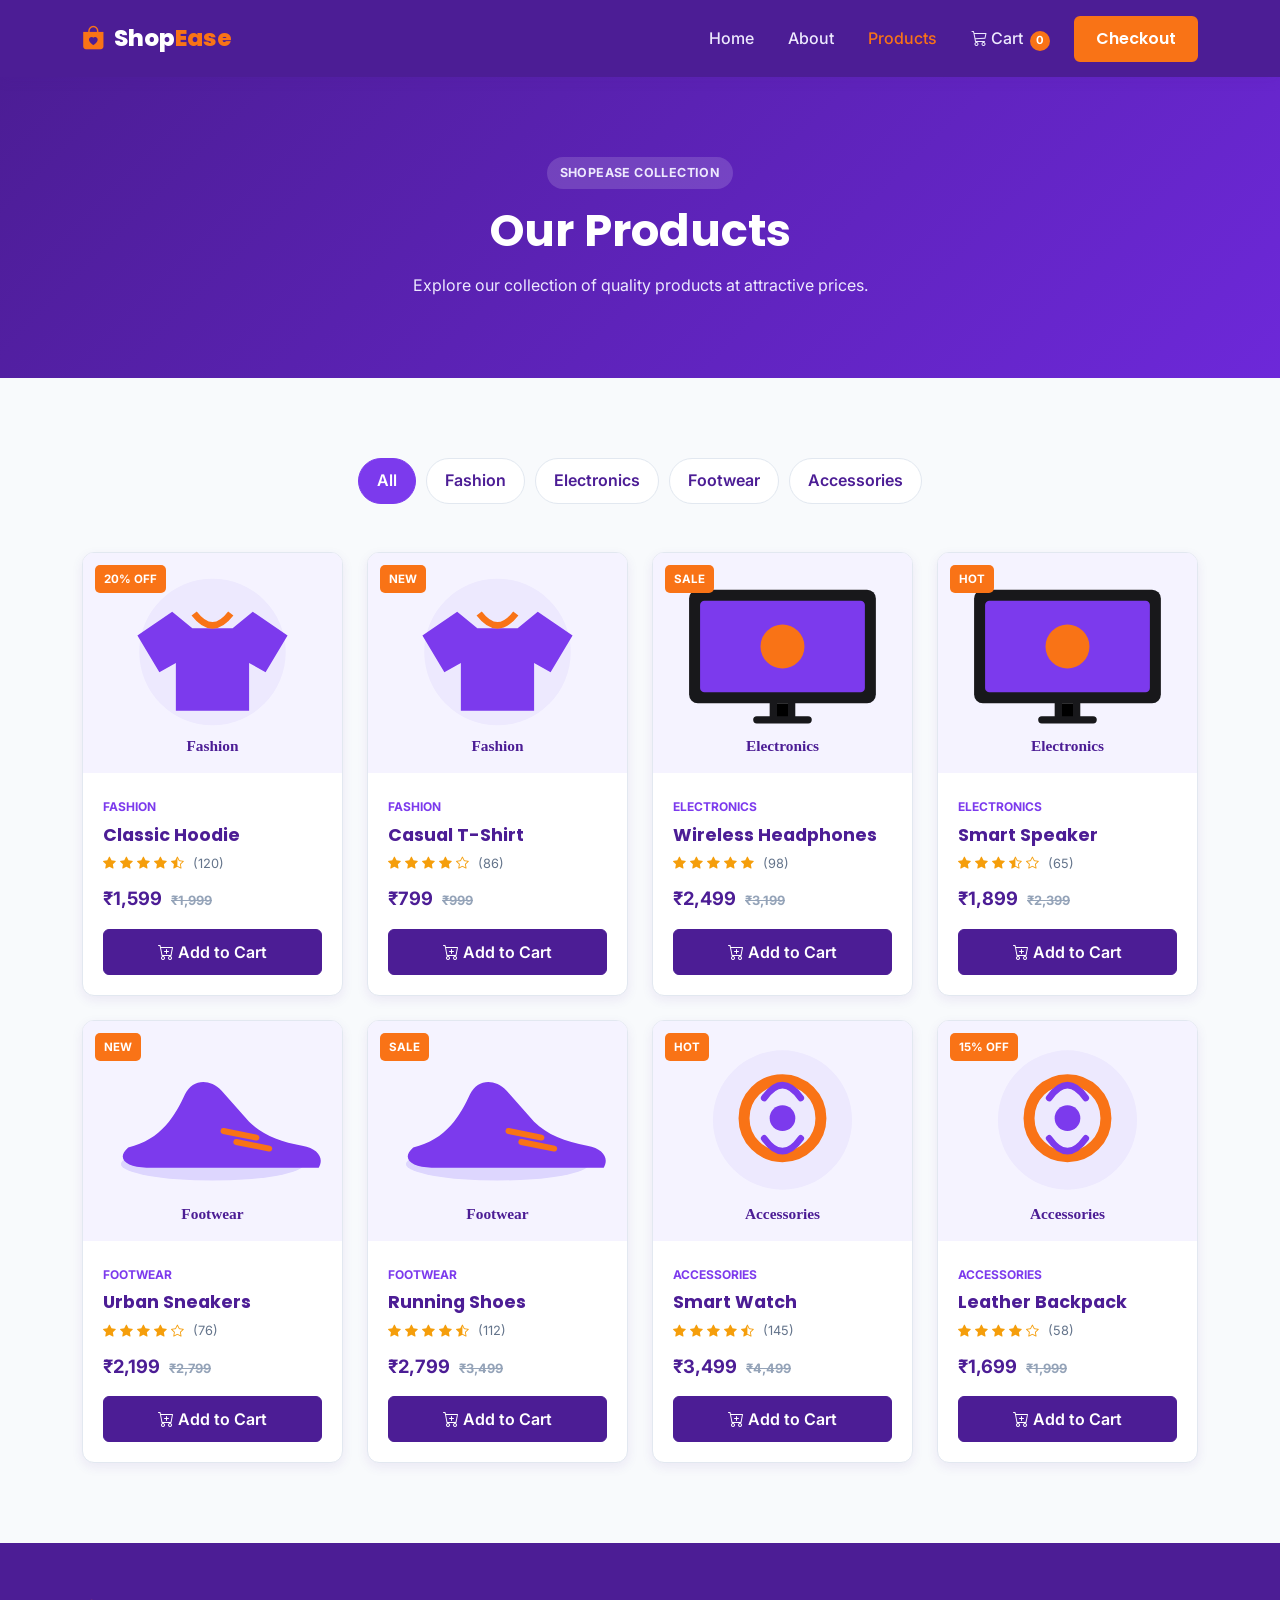
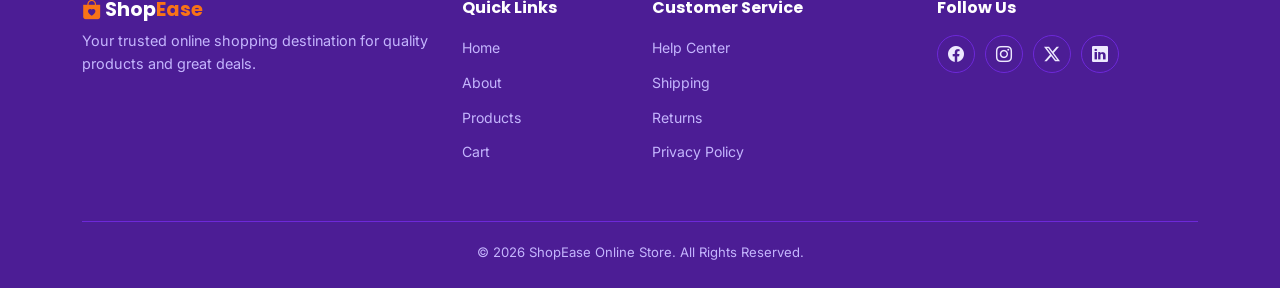
<file: products.html>
<!DOCTYPE html>
<html lang="en">

<head>

    <meta charset="UTF-8">
    <meta name="viewport" content="width=device-width, initial-scale=1.0">

    <title>Products - ShopEase</title>

    <link
        href="https://cdn.jsdelivr.net/npm/bootstrap@5.3.3/dist/css/bootstrap.min.css"
        rel="stylesheet">

    <link
        rel="stylesheet"
        href="https://cdn.jsdelivr.net/npm/bootstrap-icons@1.11.3/font/bootstrap-icons.min.css">

    <link rel="stylesheet" href="css/style.css">

</head>

<body>


    <!-- Navbar -->
    <nav class="navbar navbar-expand-lg navbar-dark sticky-top">

        <div class="container">

            <a class="navbar-brand" href="index.html">
                <i class="bi bi-bag-heart-fill"></i>
                Shop<span>Ease</span>
            </a>

            <button class="navbar-toggler"
                type="button"
                data-bs-toggle="collapse"
                data-bs-target="#mainNavbar">

                <span class="navbar-toggler-icon"></span>

            </button>


            <div class="collapse navbar-collapse" id="mainNavbar">

                <ul class="navbar-nav ms-auto align-items-lg-center">

                    <li class="nav-item">
                        <a class="nav-link" href="index.html">
                            Home
                        </a>
                    </li>

                    <li class="nav-item">
                        <a class="nav-link" href="about.html">
                            About
                        </a>
                    </li>

                    <li class="nav-item">
                        <a class="nav-link active" href="products.html">
                            Products
                        </a>
                    </li>

                    <li class="nav-item">
                        <a class="nav-link cart-link" href="cart.html">
                            <i class="bi bi-cart3"></i>
                            Cart
                            <span class="cart-count">0</span>
                        </a>
                    </li>

                    <li class="nav-item ms-lg-3">
                        <a href="checkout.html"
                            class="btn btn-orange">
                            Checkout
                        </a>
                    </li>

                </ul>

            </div>

        </div>

    </nav>


    <!-- Header -->
    <section class="page-header">

        <div class="container">

            <span class="section-badge light-badge">
                ShopEase Collection
            </span>

            <h1>Our Products</h1>

            <p>
                Explore our collection of quality products
                at attractive prices.
            </p>

        </div>

    </section>


    <!-- Products -->
    <section class="section">

        <div class="container">

            <!-- Filter -->
            <div class="product-filter mb-5">

                <button class="filter-btn active"
                    onclick="filterProducts('all', this)">
                    All
                </button>

                <button class="filter-btn"
                    onclick="filterProducts('fashion', this)">
                    Fashion
                </button>

                <button class="filter-btn"
                    onclick="filterProducts('electronics', this)">
                    Electronics
                </button>

                <button class="filter-btn"
                    onclick="filterProducts('footwear', this)">
                    Footwear
                </button>

                <button class="filter-btn"
                    onclick="filterProducts('accessories', this)">
                    Accessories
                </button>

            </div>


            <div class="row g-4" id="productList">


                <!-- Product 1 -->
                <div class="col-sm-6 col-lg-3 product-item"
                    data-category="fashion">

                    <div class="product-card">

                        <div class="product-image">

                            <span class="product-badge">
                                20% OFF
                            </span>

                            <img src="assets/images/fashion.svg"
                                alt="Classic Hoodie">

                        </div>

                        <div class="product-body">

                            <span class="product-category">
                                Fashion
                            </span>

                            <h3>Classic Hoodie</h3>

                            <div class="rating">
                                <i class="bi bi-star-fill"></i>
                                <i class="bi bi-star-fill"></i>
                                <i class="bi bi-star-fill"></i>
                                <i class="bi bi-star-fill"></i>
                                <i class="bi bi-star-half"></i>
                                <span>(120)</span>
                            </div>

                            <div class="product-price">
                                ₹1,599
                                <del>₹1,999</del>
                            </div>

                            <button class="btn btn-add-cart w-100"
                                onclick="addToCart('Classic Hoodie',1599,'Fashion','assets/images/fashion.svg')">
                                <i class="bi bi-cart-plus"></i>
                                Add to Cart
                            </button>

                        </div>

                    </div>

                </div>


                <!-- Product 2 -->
                <div class="col-sm-6 col-lg-3 product-item"
                    data-category="fashion">

                    <div class="product-card">

                        <div class="product-image">

                            <span class="product-badge">
                                NEW
                            </span>

                            <img src="assets/images/fashion.svg"
                                alt="Casual T-Shirt">

                        </div>

                        <div class="product-body">

                            <span class="product-category">
                                Fashion
                            </span>

                            <h3>Casual T-Shirt</h3>

                            <div class="rating">
                                <i class="bi bi-star-fill"></i>
                                <i class="bi bi-star-fill"></i>
                                <i class="bi bi-star-fill"></i>
                                <i class="bi bi-star-fill"></i>
                                <i class="bi bi-star"></i>
                                <span>(86)</span>
                            </div>

                            <div class="product-price">
                                ₹799
                                <del>₹999</del>
                            </div>

                            <button class="btn btn-add-cart w-100"
                                onclick="addToCart('Casual T-Shirt',799,'Fashion','assets/images/fashion.svg')">
                                <i class="bi bi-cart-plus"></i>
                                Add to Cart
                            </button>

                        </div>

                    </div>

                </div>


                <!-- Product 3 -->
                <div class="col-sm-6 col-lg-3 product-item"
                    data-category="electronics">

                    <div class="product-card">

                        <div class="product-image">

                            <span class="product-badge">
                                SALE
                            </span>

                            <img src="assets/images/electronics.svg"
                                alt="Wireless Headphones">

                        </div>

                        <div class="product-body">

                            <span class="product-category">
                                Electronics
                            </span>

                            <h3>Wireless Headphones</h3>

                            <div class="rating">
                                <i class="bi bi-star-fill"></i>
                                <i class="bi bi-star-fill"></i>
                                <i class="bi bi-star-fill"></i>
                                <i class="bi bi-star-fill"></i>
                                <i class="bi bi-star-fill"></i>
                                <span>(98)</span>
                            </div>

                            <div class="product-price">
                                ₹2,499
                                <del>₹3,199</del>
                            </div>

                            <button class="btn btn-add-cart w-100"
                                onclick="addToCart('Wireless Headphones',2499,'Electronics','assets/images/electronics.svg')">
                                <i class="bi bi-cart-plus"></i>
                                Add to Cart
                            </button>

                        </div>

                    </div>

                </div>


                <!-- Product 4 -->
                <div class="col-sm-6 col-lg-3 product-item"
                    data-category="electronics">

                    <div class="product-card">

                        <div class="product-image">

                            <span class="product-badge">
                                HOT
                            </span>

                            <img src="assets/images/electronics.svg"
                                alt="Smart Speaker">

                        </div>

                        <div class="product-body">

                            <span class="product-category">
                                Electronics
                            </span>

                            <h3>Smart Speaker</h3>

                            <div class="rating">
                                <i class="bi bi-star-fill"></i>
                                <i class="bi bi-star-fill"></i>
                                <i class="bi bi-star-fill"></i>
                                <i class="bi bi-star-half"></i>
                                <i class="bi bi-star"></i>
                                <span>(65)</span>
                            </div>

                            <div class="product-price">
                                ₹1,899
                                <del>₹2,399</del>
                            </div>

                            <button class="btn btn-add-cart w-100"
                                onclick="addToCart('Smart Speaker',1899,'Electronics','assets/images/electronics.svg')">
                                <i class="bi bi-cart-plus"></i>
                                Add to Cart
                            </button>

                        </div>

                    </div>

                </div>


                <!-- Product 5 -->
                <div class="col-sm-6 col-lg-3 product-item"
                    data-category="footwear">

                    <div class="product-card">

                        <div class="product-image">

                            <span class="product-badge">
                                NEW
                            </span>

                            <img src="assets/images/footwear.svg"
                                alt="Urban Sneakers">

                        </div>

                        <div class="product-body">

                            <span class="product-category">
                                Footwear
                            </span>

                            <h3>Urban Sneakers</h3>

                            <div class="rating">
                                <i class="bi bi-star-fill"></i>
                                <i class="bi bi-star-fill"></i>
                                <i class="bi bi-star-fill"></i>
                                <i class="bi bi-star-fill"></i>
                                <i class="bi bi-star"></i>
                                <span>(76)</span>
                            </div>

                            <div class="product-price">
                                ₹2,199
                                <del>₹2,799</del>
                            </div>

                            <button class="btn btn-add-cart w-100"
                                onclick="addToCart('Urban Sneakers',2199,'Footwear','assets/images/footwear.svg')">
                                <i class="bi bi-cart-plus"></i>
                                Add to Cart
                            </button>

                        </div>

                    </div>

                </div>


                <!-- Product 6 -->
                <div class="col-sm-6 col-lg-3 product-item"
                    data-category="footwear">

                    <div class="product-card">

                        <div class="product-image">

                            <span class="product-badge">
                                SALE
                            </span>

                            <img src="assets/images/footwear.svg"
                                alt="Running Shoes">

                        </div>

                        <div class="product-body">

                            <span class="product-category">
                                Footwear
                            </span>

                            <h3>Running Shoes</h3>

                            <div class="rating">
                                <i class="bi bi-star-fill"></i>
                                <i class="bi bi-star-fill"></i>
                                <i class="bi bi-star-fill"></i>
                                <i class="bi bi-star-fill"></i>
                                <i class="bi bi-star-half"></i>
                                <span>(112)</span>
                            </div>

                            <div class="product-price">
                                ₹2,799
                                <del>₹3,499</del>
                            </div>

                            <button class="btn btn-add-cart w-100"
                                onclick="addToCart('Running Shoes',2799,'Footwear','assets/images/footwear.svg')">
                                <i class="bi bi-cart-plus"></i>
                                Add to Cart
                            </button>

                        </div>

                    </div>

                </div>


                <!-- Product 7 -->
                <div class="col-sm-6 col-lg-3 product-item"
                    data-category="accessories">

                    <div class="product-card">

                        <div class="product-image">

                            <span class="product-badge">
                                HOT
                            </span>

                            <img src="assets/images/accessories.svg"
                                alt="Smart Watch">

                        </div>

                        <div class="product-body">

                            <span class="product-category">
                                Accessories
                            </span>

                            <h3>Smart Watch</h3>

                            <div class="rating">
                                <i class="bi bi-star-fill"></i>
                                <i class="bi bi-star-fill"></i>
                                <i class="bi bi-star-fill"></i>
                                <i class="bi bi-star-fill"></i>
                                <i class="bi bi-star-half"></i>
                                <span>(145)</span>
                            </div>

                            <div class="product-price">
                                ₹3,499
                                <del>₹4,499</del>
                            </div>

                            <button class="btn btn-add-cart w-100"
                                onclick="addToCart('Smart Watch',3499,'Accessories','assets/images/accessories.svg')">
                                <i class="bi bi-cart-plus"></i>
                                Add to Cart
                            </button>

                        </div>

                    </div>

                </div>


                <!-- Product 8 -->
                <div class="col-sm-6 col-lg-3 product-item"
                    data-category="accessories">

                    <div class="product-card">

                        <div class="product-image">

                            <span class="product-badge">
                                15% OFF
                            </span>

                            <img src="assets/images/accessories.svg"
                                alt="Leather Backpack">

                        </div>

                        <div class="product-body">

                            <span class="product-category">
                                Accessories
                            </span>

                            <h3>Leather Backpack</h3>

                            <div class="rating">
                                <i class="bi bi-star-fill"></i>
                                <i class="bi bi-star-fill"></i>
                                <i class="bi bi-star-fill"></i>
                                <i class="bi bi-star-fill"></i>
                                <i class="bi bi-star"></i>
                                <span>(58)</span>
                            </div>

                            <div class="product-price">
                                ₹1,699
                                <del>₹1,999</del>
                            </div>

                            <button class="btn btn-add-cart w-100"
                                onclick="addToCart('Leather Backpack',1699,'Accessories','assets/images/accessories.svg')">
                                <i class="bi bi-cart-plus"></i>
                                Add to Cart
                            </button>

                        </div>

                    </div>

                </div>

            </div>

        </div>

    </section>


    <!-- Footer -->
    <footer class="footer">

        <div class="container">

            <div class="row g-4">

                <div class="col-lg-4">

                    <h4 class="footer-brand">
                        <i class="bi bi-bag-heart-fill"></i>
                        Shop<span>Ease</span>
                    </h4>

                    <p>
                        Your trusted online shopping destination
                        for quality products and great deals.
                    </p>

                </div>


                <div class="col-6 col-lg-2">

                    <h5>Quick Links</h5>

                    <ul class="footer-links">
                        <li><a href="index.html">Home</a></li>
                        <li><a href="about.html">About</a></li>
                        <li><a href="products.html">Products</a></li>
                        <li><a href="cart.html">Cart</a></li>
                    </ul>

                </div>


                <div class="col-6 col-lg-3">

                    <h5>Customer Service</h5>

                    <ul class="footer-links">
                        <li><a href="#">Help Center</a></li>
                        <li><a href="#">Shipping</a></li>
                        <li><a href="#">Returns</a></li>
                        <li><a href="#">Privacy Policy</a></li>
                    </ul>

                </div>


                <div class="col-lg-3">

                    <h5>Follow Us</h5>

                    <div class="footer-social">

                        <a href="#">
                            <i class="bi bi-facebook"></i>
                        </a>

                        <a href="#">
                            <i class="bi bi-instagram"></i>
                        </a>

                        <a href="#">
                            <i class="bi bi-twitter-x"></i>
                        </a>

                        <a href="#">
                            <i class="bi bi-linkedin"></i>
                        </a>

                    </div>

                </div>

            </div>


            <div class="footer-bottom">

                <p>
                    © 2026 ShopEase Online Store. All Rights Reserved.
                </p>

            </div>

        </div>

    </footer>


    <script src="https://cdn.jsdelivr.net/npm/bootstrap@5.3.3/dist/js/bootstrap.bundle.min.js"></script>

    <script src="js/script.js"></script>

</body>

</html>
</file>
<file: css/style.css>
@import url('https://fonts.googleapis.com/css2?family=Inter:wght@400;500;600;700&family=Poppins:wght@500;600;700;800&display=swap');


/* =========================================================
   ROOT VARIABLES
   ========================================================= */

:root {

    --primary: #4C1D95;
    --secondary: #7C3AED;
    --accent: #F97316;

    --background: #F8FAFC;
    --white: #FFFFFF;

    --text: #18181B;
    --muted: #64748B;
    --border: #E2E8F0;

    --success: #16A34A;
    --danger: #DC2626;

    --light-purple: #F5F3FF;
    --light-orange: #FFF7ED;

    --shadow-sm:
        0 4px 12px rgba(76, 29, 149, 0.08);

    --shadow-md:
        0 10px 30px rgba(76, 29, 149, 0.12);

    --shadow-lg:
        0 20px 45px rgba(76, 29, 149, 0.16);

    --radius-sm: 6px;
    --radius-md: 12px;
    --radius-lg: 20px;
}


/* =========================================================
   RESET
   ========================================================= */

* {
    margin: 0;
    padding: 0;
    box-sizing: border-box;
}

html {
    scroll-behavior: smooth;
}

body {
    font-family: 'Inter', sans-serif;
    background: var(--background);
    color: var(--text);
    line-height: 1.6;
}

h1,
h2,
h3,
h4,
h5,
h6 {
    font-family: 'Poppins', sans-serif;
    line-height: 1.2;
    font-weight: 700;
}

a {
    text-decoration: none;
}

img {
    max-width: 100%;
    display: block;
}

ul {
    padding: 0;
    list-style: none;
}

p {
    color: var(--muted);
}


/* =========================================================
   NAVBAR
   ========================================================= */

.navbar {
    background: var(--primary) !important;
    padding: 15px 0;
    box-shadow: var(--shadow-sm);
}

.navbar-brand {
    font-family: 'Poppins', sans-serif;
    font-size: 1.45rem;
    font-weight: 800;
    color: var(--white) !important;
}

.navbar-brand span {
    color: var(--accent);
}

.navbar-brand i {
    color: var(--accent);
    margin-right: 5px;
}

.navbar .nav-link {
    color: #EDE9FE !important;
    font-weight: 500;
    margin-left: 18px;
    transition: 0.3s ease;
}

.navbar .nav-link:hover,
.navbar .nav-link.active {
    color: var(--accent) !important;
}

.navbar-toggler {
    border-color: rgba(255, 255, 255, 0.4);
}

.navbar-toggler:focus {
    box-shadow: none;
}

.cart-link {
    position: relative;
}

.cart-count {
    display: inline-flex;
    align-items: center;
    justify-content: center;
    min-width: 20px;
    height: 20px;
    padding: 0 5px;
    background: var(--accent);
    color: var(--white);
    border-radius: 50px;
    font-size: 0.7rem;
    font-weight: 700;
    margin-left: 3px;
}


/* =========================================================
   BUTTONS
   ========================================================= */

.btn-violet {
    background: var(--secondary);
    border: 2px solid var(--secondary);
    color: var(--white);
    padding: 11px 24px;
    border-radius: var(--radius-sm);
    font-family: 'Poppins', sans-serif;
    font-weight: 600;
    transition: 0.3s ease;
}

.btn-violet:hover {
    background: var(--primary);
    border-color: var(--primary);
    color: var(--white);
    transform: translateY(-2px);
}

.btn-orange {
    background: var(--accent);
    border: 2px solid var(--accent);
    color: var(--white) !important;
    padding: 9px 20px !important;
    border-radius: var(--radius-sm);
    font-family: 'Poppins', sans-serif;
    font-weight: 600 !important;
    transition: 0.3s ease;
}

.btn-orange:hover {
    background: #EA580C;
    border-color: #EA580C;
    color: var(--white) !important;
    transform: translateY(-2px);
}

.btn-add-cart {
    background: var(--primary);
    border: 1px solid var(--primary);
    color: var(--white);
    padding: 10px;
    font-weight: 600;
    transition: 0.3s ease;
}

.btn-add-cart:hover {
    background: var(--secondary);
    border-color: var(--secondary);
    color: var(--white);
}


/* =========================================================
   HERO
   ========================================================= */

.hero {
    padding: 90px 0;
    min-height: 620px;

    background:
        linear-gradient(
            135deg,
            #4C1D95 0%,
            #5B21B6 50%,
            #7C3AED 100%
        );

    color: var(--white);
    display: flex;
    align-items: center;
}

.hero h1 {
    font-size: 3.5rem;
    font-weight: 800;
    margin: 18px 0;
    color: var(--white);
}

.hero h1 span {
    color: #FDBA74;
}

.hero p {
    color: #EDE9FE;
    max-width: 600px;
    font-size: 1.1rem;
    margin-bottom: 28px;
}

.hero-badge {
    display: inline-block;
    background: rgba(255, 255, 255, 0.12);
    border: 1px solid rgba(255, 255, 255, 0.2);
    color: #FED7AA;
    padding: 8px 14px;
    border-radius: 50px;
    font-size: 0.85rem;
    font-weight: 600;
}

.hero-badge i {
    color: var(--accent);
    margin-right: 5px;
}

.hero-buttons {
    display: flex;
    gap: 12px;
    flex-wrap: wrap;
}

.hero-image {
    background: rgba(255, 255, 255, 0.08);
    padding: 20px;
    border-radius: var(--radius-lg);
}

.hero-image img {
    width: 100%;
    border-radius: var(--radius-md);
}


/* =========================================================
   COMMON SECTIONS
   ========================================================= */

.section {
    padding: 80px 0;
}

.bg-light-custom {
    background: #F5F3FF;
}

.section-title {
    text-align: center;
    margin-bottom: 50px;
}

.section-title h2 {
    font-size: 2.2rem;
    margin: 12px 0;
    color: var(--primary);
}

.section-title p {
    max-width: 650px;
    margin: auto;
}

.section-badge {
    display: inline-block;
    background: #EDE9FE;
    color: var(--primary);
    padding: 6px 13px;
    border-radius: 50px;
    font-size: 0.78rem;
    font-weight: 700;
    text-transform: uppercase;
    letter-spacing: 0.4px;
}

.light-badge {
    background: rgba(255, 255, 255, 0.15);
    color: #EDE9FE;
}

.text-violet {
    color: var(--secondary);
}


/* =========================================================
   PAGE HEADER
   ========================================================= */

.page-header {
    background:
        linear-gradient(
            135deg,
            var(--primary),
            #6D28D9
        );

    padding: 80px 0;
    text-align: center;
    color: var(--white);
}

.page-header h1 {
    font-size: 2.8rem;
    color: var(--white);
    margin: 15px 0;
}

.page-header p {
    color: #EDE9FE;
    max-width: 650px;
    margin: auto;
}


/* =========================================================
   CATEGORY CARDS
   ========================================================= */

.category-card {
    background: var(--white);
    border: 1px solid var(--border);
    border-radius: var(--radius-md);
    overflow: hidden;
    height: 100%;
    box-shadow: var(--shadow-sm);
    transition: 0.3s ease;
}

.category-card:hover {
    transform: translateY(-7px);
    box-shadow: var(--shadow-md);
    border-color: var(--secondary);
}

.category-card img {
    width: 100%;
    height: 180px;
    object-fit: cover;
    background: #F5F3FF;
}

.category-content {
    padding: 20px;
}

.category-content h3 {
    color: var(--primary);
    font-size: 1.2rem;
    margin-bottom: 6px;
}

.category-content p {
    font-size: 0.9rem;
    margin-bottom: 15px;
}

.category-link {
    color: var(--secondary);
    font-weight: 600;
    font-size: 0.9rem;
}

.category-link:hover {
    color: var(--accent);
}


/* =========================================================
   PRODUCT CARDS
   ========================================================= */

.product-card {
    background: var(--white);
    border: 1px solid var(--border);
    border-radius: var(--radius-md);
    overflow: hidden;
    height: 100%;
    box-shadow: var(--shadow-sm);
    transition: 0.3s ease;
}

.product-card:hover {
    transform: translateY(-7px);
    box-shadow: var(--shadow-lg);
    border-color: var(--secondary);
}

.product-image {
    position: relative;
    background: #F5F3FF;
    overflow: hidden;
}

.product-image img {
    width: 100%;
    height: 220px;
    object-fit: cover;
    transition: 0.3s ease;
}

.product-card:hover .product-image img {
    transform: scale(1.04);
}

.product-badge {
    position: absolute;
    top: 12px;
    left: 12px;
    z-index: 2;

    background: var(--accent);
    color: var(--white);

    padding: 5px 9px;
    border-radius: 5px;

    font-size: 0.72rem;
    font-weight: 700;
}

.product-body {
    padding: 20px;
}

.product-category {
    color: var(--secondary);
    font-size: 0.75rem;
    font-weight: 700;
    text-transform: uppercase;
}

.product-body h3 {
    font-size: 1.1rem;
    color: var(--primary);
    margin: 6px 0 8px;
}

.rating {
    color: #F59E0B;
    font-size: 0.8rem;
    margin-bottom: 10px;
}

.rating span {
    color: var(--muted);
    margin-left: 5px;
}

.product-price {
    color: var(--primary);
    font-size: 1.15rem;
    font-weight: 700;
    margin-bottom: 15px;
}

.product-price del {
    color: #94A3B8;
    font-size: 0.8rem;
    margin-left: 5px;
}


/* =========================================================
   FEATURE CARDS
   ========================================================= */

.feature-card {
    background: var(--white);
    padding: 32px 25px;
    text-align: center;
    border: 1px solid var(--border);
    border-radius: var(--radius-md);
    height: 100%;
    transition: 0.3s ease;
}

.feature-card:hover {
    transform: translateY(-6px);
    box-shadow: var(--shadow-md);
    border-color: var(--secondary);
}

.feature-icon {
    width: 65px;
    height: 65px;
    margin: 0 auto 20px;
    background: #EDE9FE;
    color: var(--secondary);
    border-radius: 50%;
    display: flex;
    align-items: center;
    justify-content: center;
    font-size: 1.5rem;
}

.feature-card h3 {
    color: var(--primary);
    font-size: 1.2rem;
    margin-bottom: 10px;
}


/* =========================================================
   ABOUT
   ========================================================= */

.about-image {
    background: var(--white);
    padding: 20px;
    border-radius: var(--radius-lg);
    box-shadow: var(--shadow-md);
}

.about-content h2 {
    font-size: 2.2rem;
    color: var(--primary);
}

.purple-divider {
    width: 60px;
    height: 4px;
    background: var(--secondary);
    border-radius: 5px;
    margin: 18px 0 25px;
}


/* =========================================================
   INFO CARDS
   ========================================================= */

.info-card {
    background: var(--white);
    border: 1px solid var(--border);
    border-radius: var(--radius-md);
    padding: 35px;
    height: 100%;
    box-shadow: var(--shadow-sm);
}

.info-card h3 {
    color: var(--primary);
    margin: 18px 0 10px;
}

.info-icon {
    width: 60px;
    height: 60px;
    background: #EDE9FE;
    color: var(--secondary);
    border-radius: 50%;
    display: flex;
    align-items: center;
    justify-content: center;
    font-size: 1.5rem;
}

.orange-icon {
    background: #FFF7ED;
    color: var(--accent);
}


/* =========================================================
   STATS
   ========================================================= */

.stat-box {
    text-align: center;
    padding: 25px;
}

.stat-box h3 {
    color: var(--secondary);
    font-size: 2.3rem;
    margin-bottom: 5px;
}

.stat-box p {
    margin: 0;
    font-weight: 500;
}


/* =========================================================
   PRODUCT FILTER
   ========================================================= */

.product-filter {
    display: flex;
    justify-content: center;
    gap: 10px;
    flex-wrap: wrap;
}

.filter-btn {
    background: var(--white);
    color: var(--primary);
    border: 1px solid var(--border);
    padding: 9px 18px;
    border-radius: 50px;
    font-weight: 600;
    transition: 0.3s ease;
}

.filter-btn:hover,
.filter-btn.active {
    background: var(--secondary);
    color: var(--white);
    border-color: var(--secondary);
}


/* =========================================================
   CTA
   ========================================================= */

.cta-section {
    background:
        linear-gradient(
            135deg,
            var(--primary),
            #6D28D9
        );

    padding: 75px 0;
    text-align: center;
}

.cta-section h2 {
    color: var(--white);
    font-size: 2.3rem;
    margin: 20px 0 10px;
}

.cta-section p {
    color: #EDE9FE;
    max-width: 600px;
    margin: 0 auto 25px;
}

.cta-image {
    width: 170px;
    height: 120px;
    object-fit: contain;
    margin: auto;
}


/* =========================================================
   CART
   ========================================================= */

.cart-container {
    background: var(--white);
    border: 1px solid var(--border);
    border-radius: var(--radius-md);
    overflow: hidden;
}

.cart-header {
    display: flex;
    justify-content: space-between;
    align-items: center;
    padding: 22px 25px;
    border-bottom: 1px solid var(--border);
}

.cart-header h3 {
    font-size: 1.2rem;
    color: var(--primary);
    margin: 0;
}

.cart-header h3 i {
    color: var(--secondary);
}

.cart-header span {
    color: var(--muted);
    font-size: 0.9rem;
}

.cart-item {
    display: flex;
    align-items: center;
    gap: 18px;
    padding: 20px 25px;
    border-bottom: 1px solid var(--border);
}

.cart-item:last-child {
    border-bottom: none;
}

.cart-item-image {
    width: 90px;
    height: 90px;
    border-radius: var(--radius-sm);
    background: #F5F3FF;
    overflow: hidden;
    flex-shrink: 0;
}

.cart-item-image img {
    width: 100%;
    height: 100%;
    object-fit: cover;
}

.cart-item-details {
    flex: 1;
}

.cart-item-details h4 {
    color: var(--primary);
    font-size: 1rem;
    margin-bottom: 5px;
}

.cart-item-details p {
    font-size: 0.8rem;
    margin: 0;
}

.cart-item-price {
    font-weight: 700;
    color: var(--primary);
    margin-top: 7px;
}

.quantity-control {
    display: flex;
    align-items: center;
    gap: 8px;
}

.quantity-control button {
    width: 30px;
    height: 30px;
    border: 1px solid var(--border);
    background: var(--white);
    color: var(--primary);
    border-radius: 5px;
    font-weight: 700;
}

.quantity-control button:hover {
    background: var(--secondary);
    border-color: var(--secondary);
    color: var(--white);
}

.quantity-control span {
    min-width: 25px;
    text-align: center;
    font-weight: 600;
}

.remove-item {
    border: none;
    background: transparent;
    color: var(--danger);
    font-size: 1.1rem;
}

.remove-item:hover {
    color: #991B1B;
}


/* =========================================================
   EMPTY CART
   ========================================================= */

.empty-cart {
    text-align: center;
    padding: 70px 25px;
}

.empty-cart-icon {
    width: 75px;
    height: 75px;
    margin: auto;
    background: #EDE9FE;
    color: var(--secondary);
    border-radius: 50%;
    display: flex;
    align-items: center;
    justify-content: center;
    font-size: 2rem;
    margin-bottom: 20px;
}

.empty-cart h3 {
    color: var(--primary);
    margin-bottom: 8px;
}

.empty-cart p {
    margin-bottom: 25px;
}


/* =========================================================
   ORDER SUMMARY
   ========================================================= */

.order-summary,
.checkout-summary {
    background: var(--white);
    border: 1px solid var(--border);
    border-radius: var(--radius-md);
    padding: 25px;
    box-shadow: var(--shadow-sm);
}

.order-summary h3,
.checkout-summary h3 {
    color: var(--primary);
    font-size: 1.2rem;
    margin-bottom: 25px;
}

.summary-row {
    display: flex;
    justify-content: space-between;
    margin-bottom: 15px;
    color: var(--muted);
}

.summary-row strong {
    color: var(--text);
}

.summary-total {
    display: flex;
    justify-content: space-between;
    align-items: center;
    font-size: 1.15rem;
    margin: 20px 0;
}

.summary-total strong {
    color: var(--secondary);
    font-size: 1.3rem;
}

.discount-text {
    color: var(--success) !important;
}

.coupon-box {
    margin: 25px 0;
    padding: 18px;
    background: #F5F3FF;
    border-radius: var(--radius-sm);
}

.coupon-box label {
    display: block;
    color: var(--primary);
    font-size: 0.85rem;
    font-weight: 600;
    margin-bottom: 8px;
}

.coupon-box small {
    display: block;
    margin-top: 8px;
}

.checkout-btn {
    margin-bottom: 15px;
}

.continue-shopping {
    display: block;
    text-align: center;
    color: var(--secondary);
    font-weight: 600;
    font-size: 0.9rem;
}


/* =========================================================
   CHECKOUT
   ========================================================= */

.checkout-card {
    background: var(--white);
    border: 1px solid var(--border);
    border-radius: var(--radius-md);
    padding: 30px;
}

.checkout-card h3 {
    color: var(--primary);
    font-size: 1.25rem;
    margin-bottom: 25px;
}

.checkout-card h3 i {
    color: var(--secondary);
}

.form-label {
    color: var(--primary);
    font-weight: 600;
    font-size: 0.9rem;
}

.form-control,
.form-select {
    min-height: 48px;
    border: 1px solid var(--border);
    border-radius: var(--radius-sm);
}

.form-control:focus,
.form-select:focus {
    border-color: var(--secondary);
    box-shadow:
        0 0 0 3px rgba(124, 58, 237, 0.12);
}

textarea.form-control {
    min-height: 110px;
}

.field-error {
    color: var(--danger);
    font-size: 0.78rem;
    margin-top: 5px;
    min-height: 16px;
}

.payment-heading {
    color: var(--primary);
    font-size: 1.05rem;
    margin-top: 15px;
}

.payment-options {
    display: grid;
    gap: 10px;
}

.payment-option {
    display: block;
    border: 1px solid var(--border);
    border-radius: var(--radius-sm);
    padding: 14px;
    cursor: pointer;
    transition: 0.3s ease;
}

.payment-option:hover {
    border-color: var(--secondary);
    background: #F5F3FF;
}

.payment-option input {
    margin-right: 8px;
}

.payment-option span {
    font-weight: 500;
}

.payment-option i {
    color: var(--secondary);
    margin-right: 7px;
}

.form-check a {
    color: var(--secondary);
    font-weight: 600;
}

.btn-place-order {
    width: 100%;
    padding: 13px;
}

.secure-payment {
    display: flex;
    align-items: flex-start;
    gap: 12px;
    background: #F0FDF4;
    border: 1px solid #BBF7D0;
    padding: 15px;
    border-radius: var(--radius-sm);
    margin-top: 25px;
}

.secure-payment > i {
    color: var(--success);
    font-size: 1.4rem;
}

.secure-payment strong {
    color: var(--text);
    font-size: 0.9rem;
}

.secure-payment p {
    margin: 3px 0 0;
    font-size: 0.75rem;
}


/* Checkout item */

.checkout-item {
    display: flex;
    align-items: center;
    gap: 12px;
    padding: 12px 0;
    border-bottom: 1px solid var(--border);
}

.checkout-item-image {
    width: 55px;
    height: 55px;
    border-radius: 5px;
    background: #F5F3FF;
    overflow: hidden;
}

.checkout-item-image img {
    width: 100%;
    height: 100%;
    object-fit: cover;
}

.checkout-item-details {
    flex: 1;
}

.checkout-item-details h5 {
    color: var(--primary);
    font-size: 0.85rem;
    margin: 0 0 3px;
}

.checkout-item-details small {
    color: var(--muted);
}

.checkout-item-price {
    font-weight: 700;
    color: var(--primary);
    font-size: 0.9rem;
}


/* =========================================================
   VALIDATION
   ========================================================= */

.validation-message {
    display: none;
    padding: 13px;
    border-radius: var(--radius-sm);
    font-weight: 500;
}

.validation-message.success {
    display: block;
    background: #F0FDF4;
    color: var(--success);
    border: 1px solid #BBF7D0;
}

.validation-message.error {
    display: block;
    background: #FEF2F2;
    color: var(--danger);
    border: 1px solid #FECACA;
}


/* =========================================================
   SUCCESS MODAL
   ========================================================= */

.success-modal {
    border: none;
    border-radius: var(--radius-lg);
}

.success-modal .modal-body {
    padding: 45px 30px;
}

.success-icon {
    width: 75px;
    height: 75px;
    margin: auto;
    border-radius: 50%;
    background: #DCFCE7;
    color: var(--success);
    display: flex;
    align-items: center;
    justify-content: center;
    font-size: 2rem;
}

.success-modal h2 {
    color: var(--primary);
    margin: 20px 0 10px;
}

.order-number {
    background: #F5F3FF;
    padding: 12px;
    border-radius: var(--radius-sm);
    margin: 20px 0;
    color: var(--muted);
}

.order-number strong {
    color: var(--secondary);
}


/* =========================================================
   FOOTER
   ========================================================= */

.footer {
    background: var(--primary);
    color: var(--white);
    padding: 55px 0 25px;
}

.footer-brand {
    color: var(--white);
    font-size: 1.2rem;
}

.footer-brand i {
    color: var(--accent);
}

.footer-brand span {
    color: var(--accent);
}

.footer h5 {
    color: var(--white);
    font-size: 1rem;
    margin-bottom: 18px;
}

.footer p {
    color: #C4B5FD;
    font-size: 0.9rem;
}

.footer-links li {
    margin-bottom: 9px;
}

.footer-links a {
    color: #C4B5FD;
    font-size: 0.88rem;
    transition: 0.3s ease;
}

.footer-links a:hover {
    color: var(--accent);
}

.footer-social {
    display: flex;
    gap: 10px;
}

.footer-social a {
    width: 38px;
    height: 38px;
    display: flex;
    align-items: center;
    justify-content: center;
    border: 1px solid #6D28D9;
    border-radius: 50%;
    color: #EDE9FE;
    transition: 0.3s ease;
}

.footer-social a:hover {
    background: var(--accent);
    border-color: var(--accent);
    color: var(--white);
}

.footer-bottom {
    border-top: 1px solid #6D28D9;
    margin-top: 40px;
    padding-top: 20px;
    text-align: center;
}

.footer-bottom.no-margin {
    margin-top: 0;
}

.footer-bottom p {
    margin: 0;
    font-size: 0.82rem;
}


/* =========================================================
   RESPONSIVE
   ========================================================= */

@media (max-width: 991px) {

    .hero {
        padding: 70px 0;
    }

    .hero h1 {
        font-size: 2.8rem;
    }

    .navbar .nav-link {
        margin-left: 0;
        padding: 9px 0;
    }

    .section {
        padding: 65px 0;
    }

}


@media (max-width: 767px) {

    .hero {
        text-align: center;
        min-height: auto;
    }

    .hero h1 {
        font-size: 2.25rem;
    }

    .hero p {
        font-size: 1rem;
    }

    .hero-buttons {
        justify-content: center;
    }

    .hero-buttons .btn {
        width: 100%;
    }

    .section {
        padding: 55px 0;
    }

    .section-title h2 {
        font-size: 1.8rem;
    }

    .page-header {
        padding: 60px 15px;
    }

    .page-header h1 {
        font-size: 2.2rem;
    }

    .cart-item {
        flex-wrap: wrap;
    }

    .cart-item-details {
        min-width: calc(100% - 110px);
    }

    .quantity-control {
        margin-left: 108px;
    }

    .remove-item {
        margin-left: auto;
    }

    .checkout-card {
        padding: 22px;
    }

}


@media (max-width: 575px) {

    .hero h1 {
        font-size: 1.9rem;
    }

    .section-title {
        margin-bottom: 35px;
    }

    .product-image img {
        height: 190px;
    }

    .product-filter {
        gap: 7px;
    }

    .filter-btn {
        padding: 7px 13px;
        font-size: 0.82rem;
    }

    .cart-item {
        padding: 18px;
    }

    .cart-item-image {
        width: 70px;
        height: 70px;
    }

    .quantity-control {
        margin-left: 0;
    }

    .empty-cart {
        padding: 50px 20px;
    }

}

/* =========================================================
   CART NOTIFICATION
   ========================================================= */

.cart-notification {
    position: fixed;
    top: 90px;
    right: 25px;
    z-index: 9999;

    background: #18181B;
    color: #FFFFFF;

    padding: 13px 18px;
    border-radius: 8px;

    box-shadow: 0 10px 30px rgba(0, 0, 0, 0.2);

    font-size: 0.9rem;
    font-weight: 500;

    animation: notificationIn 0.3s ease;
}

.cart-notification i {
    color: #F97316;
    margin-right: 7px;
}

.cart-notification.hide {
    opacity: 0;
    transform: translateX(30px);
    transition: 0.3s ease;
}

@keyframes notificationIn {

    from {
        opacity: 0;
        transform: translateX(30px);
    }

    to {
        opacity: 1;
        transform: translateX(0);
    }

}
</file>
